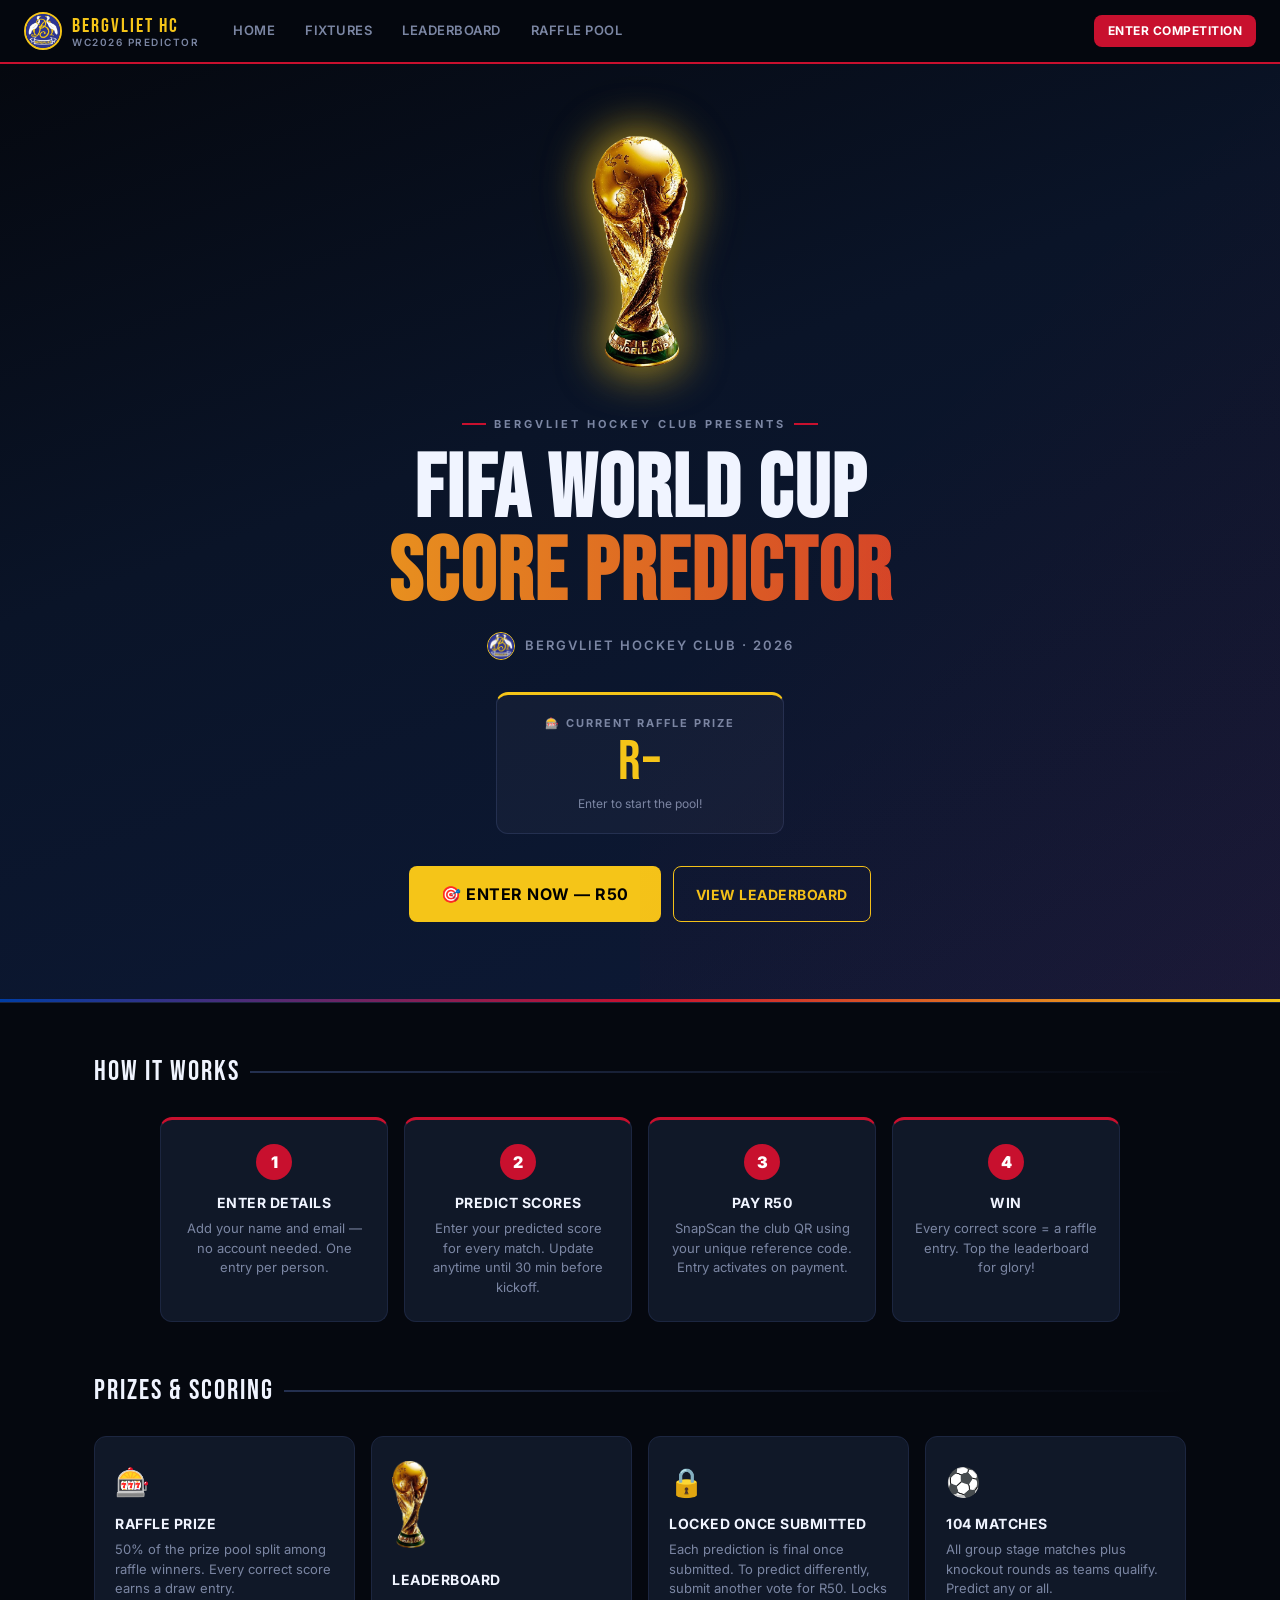
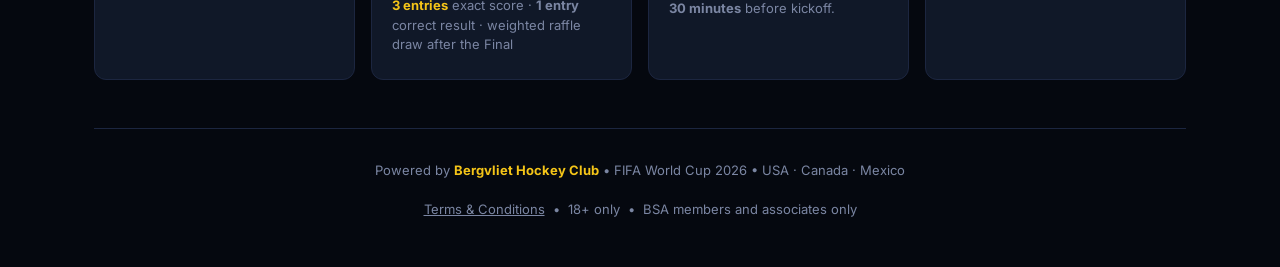
<file: index.html>
<!DOCTYPE html>
<html lang="en">
<head>
  <meta charset="UTF-8">
  <meta name="viewport" content="width=device-width, initial-scale=1.0">
  <title>Bergvliet WC2026 Predictor</title>
  <link rel="stylesheet" href="css/styles.css">
</head>
<body>

<nav>
  <a href="index.html" class="nav-brand" style="text-decoration:none">
    <img src="images/BSA Logo.jpg" class="nav-logo" alt="BSA" onerror="this.style.display='none';this.nextElementSibling.style.display='flex'">
    <div class="nav-logo-fallback" style="display:none">B</div>
    <div class="nav-brand-text">
      <span class="nav-brand-main">Bergvliet HC</span>
      <span class="nav-brand-sub">WC2026 Predictor</span>
    </div>
  </a>
  <div class="nav-links">
    <a href="index.html" class="active">Home</a>
    <a href="fixtures.html">Fixtures</a>
    <a href="leaderboard.html">Leaderboard</a>
    <a href="raffle.html">Raffle Pool</a>
  </div>
  <div class="nav-auth" id="nav-auth"></div>
</nav>

<div class="hero">
  <div class="hero-trophy">
    <img src="images/fifa_world_cup_trophy-removebg-preview.png" alt="World Cup Trophy" style="width:96px;height:auto;filter:drop-shadow(0 0 24px rgba(245,197,24,0.5))">
  </div>
  <div class="hero-eyebrow"><span></span> Bergvliet Hockey Club Presents <span></span></div>
  <h1>
    <div class="line1">FIFA World Cup</div>
    <div class="line2">Score Predictor</div>
  </h1>
  <div class="hero-club">
    <img src="images/BSA Logo.jpg" alt="BSA" onerror="this.style.display='none'">
    <span>Bergvliet Hockey Club · 2026</span>
  </div>

  <div class="prize-pool">
    <div class="prize-pool-label">🎰 Current Raffle Prize</div>
    <div class="prize-pool-amount" id="prize-amount">R–</div>
    <div class="prize-pool-sub" id="prize-sub">Loading…</div>
  </div>

  <div style="display:flex;gap:12px;justify-content:center;flex-wrap:wrap">
    <a href="fixtures.html" class="btn btn-gold" style="font-size:16px;padding:16px 32px">🎯 Enter Now — R50</a>
    <a href="leaderboard.html" class="btn btn-outline">View Leaderboard</a>
  </div>
</div>

<div class="section">
  <div class="section-title">How It Works</div>
  <div class="steps">
    <div class="step">
      <div class="step-num">1</div>
      <h3>Enter Details</h3>
      <p>Add your name and email — no account needed. One entry per person.</p>
    </div>
    <div class="step">
      <div class="step-num">2</div>
      <h3>Predict Scores</h3>
      <p>Enter your predicted score for every match. Update anytime until 30 min before kickoff.</p>
    </div>
    <div class="step">
      <div class="step-num">3</div>
      <h3>Pay R50</h3>
      <p>SnapScan the club QR using your unique reference code. Entry activates on payment.</p>
    </div>
    <div class="step">
      <div class="step-num">4</div>
      <h3>Win</h3>
      <p>Every correct score = a raffle entry. Top the leaderboard for glory!</p>
    </div>
  </div>
</div>

<div class="section" style="padding-top:0">
  <div class="section-title">Prizes &amp; Scoring</div>
  <div class="feature-grid">
    <div class="feature-card">
      <div class="feature-icon">🎰</div>
      <h3>Raffle Prize</h3>
      <p>50% of the prize pool split among raffle winners. Every correct score earns a draw entry.</p>
    </div>
    <div class="feature-card">
      <div class="feature-icon"><img src="images/fifa_world_cup_trophy-removebg-preview.png" alt="Trophy" style="width:36px;height:auto"></div>
      <h3>Leaderboard</h3>
      <p><strong style="color:var(--gold)">3 entries</strong> exact score · <strong style="color:var(--text-muted)">1 entry</strong> correct result · weighted raffle draw after the Final</p>
    </div>
    <div class="feature-card">
      <div class="feature-icon">🔒</div>
      <h3>Locked Once Submitted</h3>
      <p>Each prediction is final once submitted. To predict differently, submit another vote for R50. Locks <strong>30 minutes</strong> before kickoff.</p>
    </div>
    <div class="feature-card">
      <div class="feature-icon">⚽</div>
      <h3>104 Matches</h3>
      <p>All group stage matches plus knockout rounds as teams qualify. Predict any or all.</p>
    </div>
  </div>
</div>

<div class="section" style="padding-top:0">
  <div style="text-align:center;color:var(--text-muted);font-size:13px;border-top:1px solid var(--border);padding-top:32px">
    Powered by <strong style="color:var(--gold)">Bergvliet Hockey Club</strong> &bull; FIFA World Cup 2026 &bull; USA · Canada · Mexico
    <br><br>
    <a href="terms.html" style="color:var(--text-muted);text-decoration:underline">Terms &amp; Conditions</a>
    &nbsp;&bull;&nbsp; 18+ only &nbsp;&bull;&nbsp; BSA members and associates only
  </div>
</div>

<script src="js/sheets-client.js"></script>
<script src="js/app.js"></script>
<script>
  renderNav('a[href="index.html"]');

  (async () => {
    try {
      const stats = await sheetsGet('stats');
      const raffle = stats.rafflePrize || 0;
      document.getElementById('prize-amount').textContent = `R${raffle.toLocaleString()}`;
      const n = stats.paidEntries || 0;
      document.getElementById('prize-sub').textContent = n === 0
        ? 'Be the first to enter!'
        : `${n} paid ${n === 1 ? 'entry' : 'entries'} · R${(stats.prizePool||0).toLocaleString()} collected · 50% to raffle`;
    } catch (_) {
      document.getElementById('prize-amount').textContent = 'R–';
      document.getElementById('prize-sub').textContent = 'Enter to start the pool!';
    }
  })();
</script>
</body>
</html>
</file>
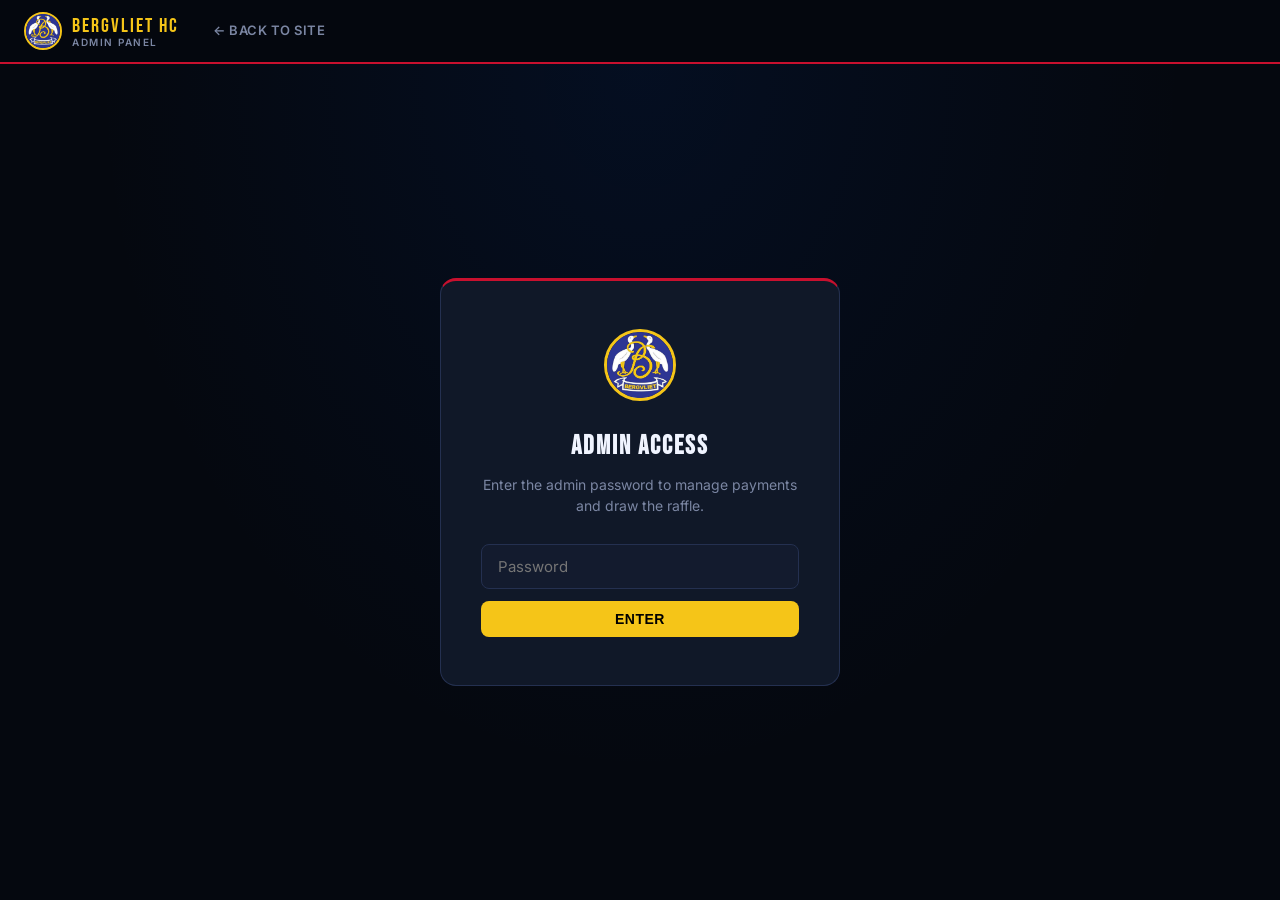
<file: admin.html>
<!DOCTYPE html>
<html lang="en">
<head>
  <meta charset="UTF-8">
  <meta name="viewport" content="width=device-width, initial-scale=1.0">
  <title>Admin — Bergvliet WC2026</title>
  <link rel="stylesheet" href="css/styles.css">
</head>
<body>

<nav>
  <a href="index.html" class="nav-brand" style="text-decoration:none">
    <img src="images/BSA Logo.jpg" class="nav-logo" alt="BSA" onerror="this.style.display='none';this.nextElementSibling.style.display='flex'">
    <div class="nav-logo-fallback" style="display:none">B</div>
    <div class="nav-brand-text">
      <span class="nav-brand-main">Bergvliet HC</span>
      <span class="nav-brand-sub">Admin Panel</span>
    </div>
  </a>
  <div class="nav-links"><a href="index.html">← Back to site</a></div>
</nav>

<div id="admin-lock" class="login-screen">
  <div class="login-card">
    <div class="club-logo-wrap">
      <img src="images/BSA Logo.jpg" alt="BSA" onerror="this.parentElement.innerHTML='<div style=\'font-size:48px\'>🔐</div>'">
    </div>
    <h2>Admin Access</h2>
    <p>Enter the admin password to manage payments and draw the raffle.</p>
    <input type="password" id="admin-pw" placeholder="Password" class="form-input"
      onkeydown="if(event.key==='Enter')checkPw()">
    <button class="btn btn-gold" style="width:100%;justify-content:center" onclick="checkPw()">Enter</button>
    <div id="pw-error" style="color:#FF4466;font-size:13px;margin-top:8px;display:none">Incorrect password</div>
  </div>
</div>

<div id="admin-content" style="display:none">
  <div class="page-header">
    <div class="page-header-inner"><h1>🛠️ Admin Panel</h1></div>
  </div>

  <div class="section">

    <!-- Stats -->
    <div class="stats-row" style="margin-bottom:28px">
      <div class="stat-card"><div class="stat-value" id="a-total">–</div><div class="stat-label">Total Predictions</div></div>
      <div class="stat-card"><div class="stat-value" id="a-paid">–</div><div class="stat-label">Paid</div></div>
      <div class="stat-card"><div class="stat-value" id="a-pool">–</div><div class="stat-label">Collected</div></div>
      <div class="stat-card"><div class="stat-value" id="a-raffle">–</div><div class="stat-label">Raffle Prize</div></div>
    </div>

    <!-- Auto-results notice -->
    <div class="card" style="margin-bottom:20px;border-top:3px solid var(--green)">
      <div style="font-size:16px;font-weight:700;margin-bottom:6px;font-family:'Bebas Neue',sans-serif;letter-spacing:1px">⚽ Match Results</div>
      <p style="color:var(--text-muted);font-size:13px">
        Match results are fetched automatically from the football-data.org API every 2 hours via GitHub Actions. No manual entry is required. The leaderboard and raffle entries update automatically once results are available and payments are confirmed.
      </p>
    </div>

    <!-- SnapScan payment sync -->
    <div class="card" style="margin-bottom:20px;border-top:3px solid var(--green)">
      <div style="font-size:16px;font-weight:700;margin-bottom:6px;font-family:'Bebas Neue',sans-serif;letter-spacing:1px">💳 SnapScan Payment Sync</div>
      <p style="color:var(--text-muted);font-size:13px;margin-bottom:14px">
        Export successful transactions from the SnapScan WC2026 campaign and paste the reference codes into column B of the <strong style="color:var(--text)">Payments</strong> tab in the Google Sheet. The system auto-syncs every hour, or click below to sync immediately.
      </p>
      <div style="background:var(--bg-mid);border-radius:var(--radius-sm);padding:12px 16px;margin-bottom:14px;font-size:13px">
        <div style="font-weight:700;margin-bottom:6px;color:var(--gold)">Payments sheet format:</div>
        <ol style="color:var(--text-muted);padding-left:20px;line-height:1.8">
          <li>Open the <a href="https://docs.google.com/spreadsheets/d/1mwaNqjNhDIfWahhIWjjbQSRBi-n3qAjI9_euDG3VxOY" target="_blank">Google Sheet ↗</a> → <strong style="color:var(--text)">Payments</strong> tab</li>
          <li>Column B = reference code (e.g. BSA-CYZQ) — this is the only column that matters for matching</li>
          <li>Paste SnapScan export rows — header row is already in place</li>
        </ol>
      </div>
      <div style="display:flex;align-items:center;gap:12px;flex-wrap:wrap">
        <button class="btn btn-green" onclick="syncPayments()">Sync Payments Now</button>
        <span id="sync-result" style="font-size:13px;color:var(--text-muted)"></span>
      </div>
    </div>

    <!-- Manual payment override -->
    <div class="card" style="margin-bottom:20px">
      <div style="font-size:16px;font-weight:700;margin-bottom:6px;font-family:'Bebas Neue',sans-serif;letter-spacing:1px">✅ Manual Payment Override</div>
      <p style="color:var(--text-muted);font-size:13px;margin-bottom:14px">Mark or unmark a specific reference code as paid manually.</p>
      <div style="display:flex;gap:8px;flex-wrap:wrap">
        <input type="text" id="pay-ref" placeholder="e.g. BSA-CYZQ"
          class="form-input" style="flex:1;min-width:180px;margin-bottom:0;text-transform:uppercase;letter-spacing:2px">
        <button class="btn btn-green" onclick="markPaid(true)">Mark Paid</button>
        <button class="btn btn-sm" style="background:var(--bg-mid);border:1px solid var(--border)" onclick="markPaid(false)">Unmark</button>
      </div>
    </div>

    <!-- Raffle draw -->
    <div class="card" style="margin-bottom:20px">
      <div style="font-size:16px;font-weight:700;margin-bottom:6px;font-family:'Bebas Neue',sans-serif;letter-spacing:1px">🎰 Raffle Draw</div>
      <p style="color:var(--text-muted);font-size:13px;margin-bottom:14px">
        Weighted draw — participants with more raffle entries have better odds. Run this after the Final once all payments have been confirmed. Record the result before closing the screen.
      </p>
      <button class="btn btn-gold" onclick="drawRaffle()">Draw Winner</button>
      <div id="raffle-result" style="margin-top:16px"></div>
    </div>

    <!-- Sheet + Terms links -->
    <div style="display:grid;grid-template-columns:1fr 1fr;gap:16px">
      <div class="card">
        <div style="font-size:15px;font-weight:700;margin-bottom:6px;font-family:'Bebas Neue',sans-serif;letter-spacing:1px">📊 Google Sheet</div>
        <p style="color:var(--text-muted);font-size:13px;margin-bottom:12px">View all entries, predictions and payments.</p>
        <a href="https://docs.google.com/spreadsheets/d/1mwaNqjNhDIfWahhIWjjbQSRBi-n3qAjI9_euDG3VxOY" target="_blank" class="btn btn-outline btn-sm">Open Sheet ↗</a>
      </div>
      <div class="card">
        <div style="font-size:15px;font-weight:700;margin-bottom:6px;font-family:'Bebas Neue',sans-serif;letter-spacing:1px">📋 Terms &amp; Conditions</div>
        <p style="color:var(--text-muted);font-size:13px;margin-bottom:12px">Review the competition rules and governance document.</p>
        <a href="terms.html" target="_blank" class="btn btn-outline btn-sm">View T&amp;Cs ↗</a>
      </div>
    </div>

  </div>
</div>

<script src="js/sheets-client.js"></script>
<script src="js/app.js"></script>
<script>
  const ADMIN_PASSWORD = 'BSA2026ADMIN';

  function checkPw() {
    if (document.getElementById('admin-pw').value === ADMIN_PASSWORD) {
      document.getElementById('admin-lock').style.display   = 'none';
      document.getElementById('admin-content').style.display = 'block';
      loadAdmin();
    } else {
      document.getElementById('pw-error').style.display = 'block';
    }
  }

  async function loadAdmin() {
    const stats = await sheetsGet('stats').catch(() => ({}));
    document.getElementById('a-total').textContent  = stats.totalEntries ?? '–';
    document.getElementById('a-paid').textContent   = stats.paidEntries  ?? '–';
    document.getElementById('a-pool').textContent   = stats.prizePool    != null ? `R${stats.prizePool}`   : '–';
    document.getElementById('a-raffle').textContent = stats.rafflePrize  != null ? `R${stats.rafflePrize}` : '–';
  }

  async function syncPayments() {
    const btn = document.querySelector('[onclick="syncPayments()"]');
    btn.textContent = 'Syncing…'; btn.disabled = true;
    try {
      const res = await sheetsGet('sync_payments');
      const msg = res.error
        ? `Error: ${res.error}`
        : res.newlyMarked > 0
          ? `✓ ${res.newlyMarked} new payment${res.newlyMarked > 1 ? 's' : ''} matched`
          : '✓ No new payments found';
      document.getElementById('sync-result').textContent = msg;
      loadAdmin();
    } catch (e) {
      document.getElementById('sync-result').textContent = 'Error: ' + e.message;
    } finally {
      btn.textContent = 'Sync Payments Now'; btn.disabled = false;
    }
  }

  async function markPaid(paid) {
    const refCode = document.getElementById('pay-ref').value.trim().toUpperCase();
    if (!refCode) { showToast('Enter a reference code', 'error'); return; }
    const res = await sheetsPost({ action: 'mark_paid', refCode, paid });
    if (res.error) showToast(res.error, 'error');
    else { showToast(paid ? `${refCode} marked as paid ✓` : `${refCode} marked as pending`); loadAdmin(); }
  }

  async function drawRaffle() {
    const board = await sheetsGet('leaderboard').catch(() => []);
    const pool  = board.filter(e => e.raffleEntries > 0);
    if (!pool.length) { showToast('No raffle entries yet', 'error'); return; }

    const tickets = [];
    pool.forEach(e => { for (let i = 0; i < e.raffleEntries; i++) tickets.push(e.name); });
    const winner = tickets[Math.floor(Math.random() * tickets.length)];
    const entry  = pool.find(e => e.name === winner);

    document.getElementById('raffle-result').innerHTML = `
      <div style="background:rgba(245,197,24,0.08);border:2px solid var(--gold);border-radius:var(--radius);padding:24px;text-align:center">
        <div style="font-size:40px;margin-bottom:8px">🎉</div>
        <div style="font-family:'Bebas Neue',sans-serif;font-size:28px;letter-spacing:2px;color:var(--gold)">${winner}</div>
        <div style="color:var(--text-muted);font-size:13px;margin-top:6px">
          ${entry.raffleEntries} raffle entries · ${entry.exactScores} exact scores · ${entry.correctResults} correct results · ${entry.paidVotes} paid predictions
        </div>
        <div style="margin-top:12px;font-size:12px;color:var(--text-muted)">Screenshot this result before closing</div>
      </div>`;
  }
</script>
</body>
</html>
</file>
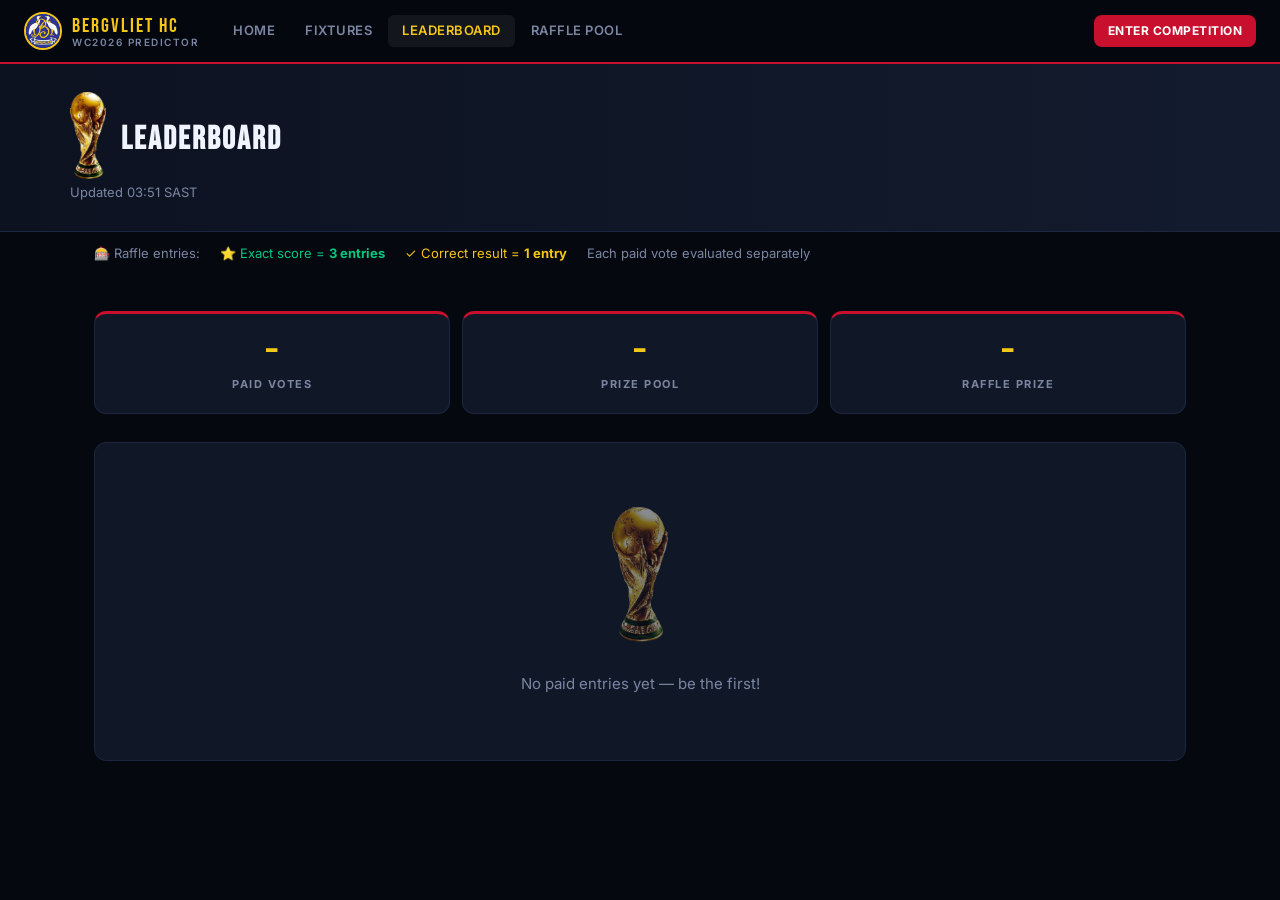
<file: leaderboard.html>
<!DOCTYPE html>
<html lang="en">
<head>
  <meta charset="UTF-8">
  <meta name="viewport" content="width=device-width, initial-scale=1.0">
  <title>Leaderboard — Bergvliet WC2026</title>
  <link rel="stylesheet" href="css/styles.css">
</head>
<body>

<nav>
  <a href="index.html" class="nav-brand" style="text-decoration:none">
    <img src="images/BSA Logo.jpg" class="nav-logo" alt="BSA" onerror="this.style.display='none';this.nextElementSibling.style.display='flex'">
    <div class="nav-logo-fallback" style="display:none">B</div>
    <div class="nav-brand-text">
      <span class="nav-brand-main">Bergvliet HC</span>
      <span class="nav-brand-sub">WC2026 Predictor</span>
    </div>
  </a>
  <div class="nav-links">
    <a href="index.html">Home</a>
    <a href="fixtures.html">Fixtures</a>
    <a href="leaderboard.html" class="active">Leaderboard</a>
    <a href="raffle.html">Raffle Pool</a>
  </div>
  <div class="nav-auth" id="nav-auth"></div>
</nav>

<div class="page-header">
  <div class="page-header-inner">
    <div style="flex:1">
      <h1><img src="images/fifa_world_cup_trophy-removebg-preview.png" alt="Trophy" style="width:36px;height:auto;vertical-align:middle;margin-right:8px;margin-bottom:4px"> Leaderboard</h1>
      <p id="last-updated" style="color:var(--text-muted);font-size:13px">Refreshes every 60 seconds</p>
    </div>
  </div>
</div>

<div style="max-width:1140px;margin:0 auto;padding:12px 24px 0">
  <div style="display:flex;gap:20px;flex-wrap:wrap;font-size:13px;color:var(--text-muted)">
    <span>🎰 Raffle entries:</span>
    <span style="color:var(--green)">⭐ Exact score = <strong>3 entries</strong></span>
    <span style="color:var(--gold)">✓ Correct result = <strong>1 entry</strong></span>
    <span>Each paid vote evaluated separately</span>
  </div>
</div>

<div class="section">
  <div class="stats-row">
    <div class="stat-card"><div class="stat-value" id="stat-entries">–</div><div class="stat-label">Paid Votes</div></div>
    <div class="stat-card"><div class="stat-value" id="stat-pool">–</div><div class="stat-label">Prize Pool</div></div>
    <div class="stat-card"><div class="stat-value" id="stat-raffle">–</div><div class="stat-label">Raffle Prize</div></div>
  </div>

  <div class="card" style="padding:0;overflow:hidden">
    <div id="leaderboard-content">
      <div class="empty-state"><div class="emoji">⏳</div><p>Loading leaderboard…</p></div>
    </div>
  </div>
</div>

<script src="js/sheets-client.js"></script>
<script src="js/app.js"></script>
<script>
  async function init() {
    renderNav('a[href="leaderboard.html"]');
    await load();
    setInterval(load, 60000);
  }

  async function load() {
    sheetsGet('sync_payments').catch(() => {});

    const [board, stats] = await Promise.all([
      sheetsGet('leaderboard').catch(() => []),
      sheetsGet('stats').catch(() => ({})),
    ]);

    document.getElementById('stat-entries').textContent   = stats.paidEntries  ?? '–';
    document.getElementById('stat-pool').textContent      = stats.prizePool     != null ? `R${stats.prizePool}`     : '–';
    document.getElementById('stat-raffle').textContent    = stats.rafflePrize   != null ? `R${stats.rafflePrize}`   : '–';
    document.getElementById('last-updated').textContent   =
      'Updated ' + new Date().toLocaleTimeString('en-ZA', { timeZone: 'Africa/Johannesburg', hour: '2-digit', minute: '2-digit' }) + ' SAST';

    const me        = getLocalUser();
    const container = document.getElementById('leaderboard-content');

    if (!board.length) {
      container.innerHTML = '<div class="empty-state"><div class="emoji"><img src="images/fifa_world_cup_trophy-removebg-preview.png" alt="Trophy" style="width:56px;height:auto;opacity:0.5"></div><p>No paid entries yet — be the first!</p></div>';
      return;
    }

    const rows = board.map((entry, i) => {
      const rank  = i + 1;
      const medal = rank === 1 ? '🥇' : rank === 2 ? '🥈' : rank === 3 ? '🥉' : `#${rank}`;
      const isMe  = me && me.name === entry.name;

      return `<tr ${isMe ? 'style="background:rgba(245,197,24,0.05)"' : ''}>
        <td class="rank-cell" style="font-size:${rank <= 3 ? '22' : '15'}px">${medal}</td>
        <td>
          <div class="player-cell">
            <div class="player-avatar">${entry.name[0].toUpperCase()}</div>
            <div>
              <div>${entry.name}${isMe ? ' <span style="color:var(--gold);font-size:11px;font-weight:700">(you)</span>' : ''}</div>
              <div style="font-size:12px;color:var(--text-muted)">${entry.paidVotes} paid ${entry.paidVotes === 1 ? 'vote' : 'votes'}</div>
            </div>
          </div>
        </td>
        <td>
          <span style="font-family:'Bebas Neue',sans-serif;font-size:26px;color:var(--gold)">${entry.raffleEntries}</span>
          <span style="font-size:11px;color:var(--text-muted);display:block;text-transform:uppercase;letter-spacing:0.5px">entries</span>
        </td>
        <td style="color:var(--green)">${entry.exactScores} <span style="color:var(--text-muted);font-size:12px">exact</span></td>
        <td style="color:var(--gold)">${entry.correctResults} <span style="color:var(--text-muted);font-size:12px">result</span></td>
      </tr>`;
    }).join('');

    container.innerHTML = `
      <table class="leaderboard-table">
        <thead>
          <tr>
            <th>#</th><th>Player</th><th>Raffle Entries</th><th>Exact Scores</th><th>Correct Results</th>
          </tr>
        </thead>
        <tbody>${rows}</tbody>
      </table>`;
  }

  init();
</script>
</body>
</html>
</file>
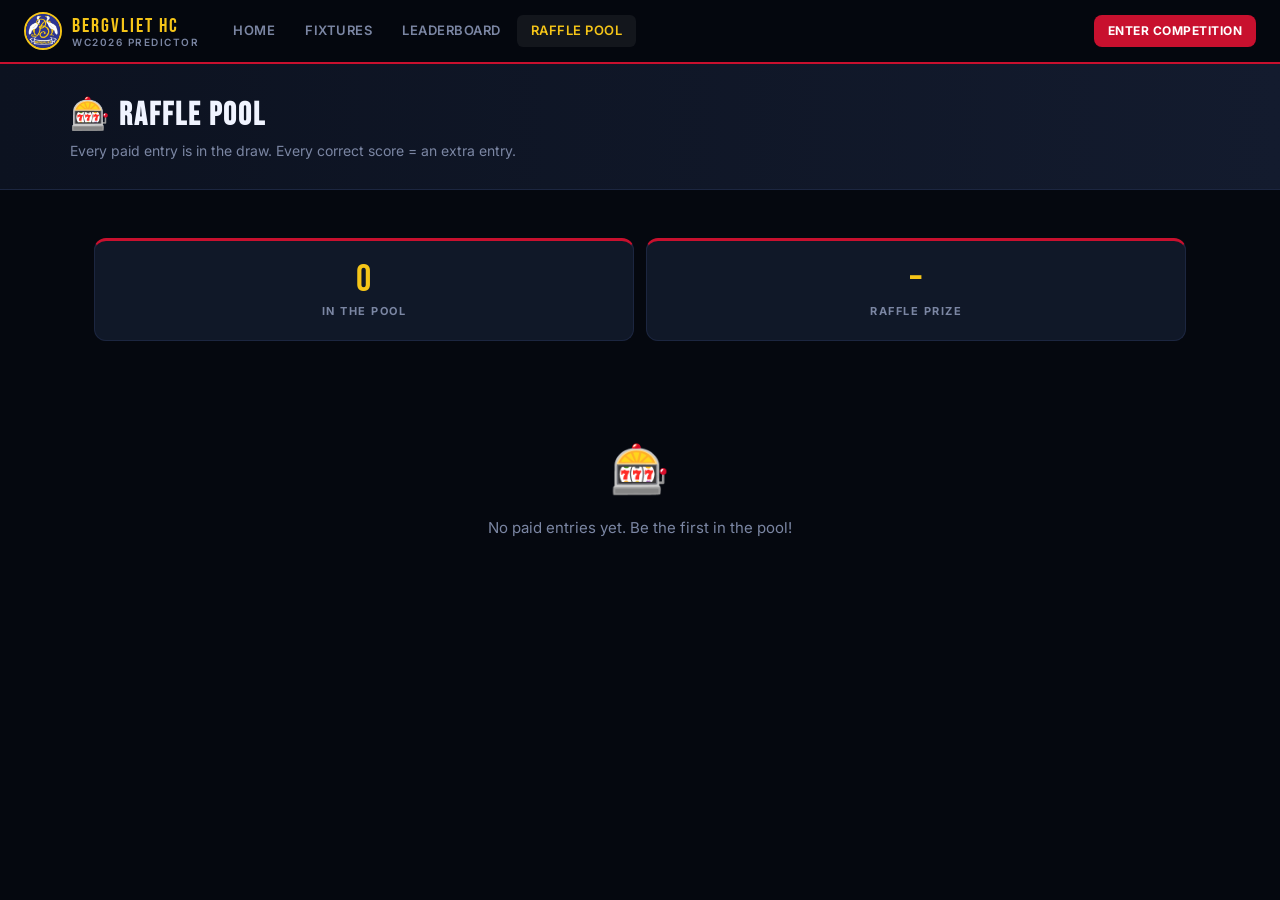
<file: raffle.html>
<!DOCTYPE html>
<html lang="en">
<head>
  <meta charset="UTF-8">
  <meta name="viewport" content="width=device-width, initial-scale=1.0">
  <title>Raffle Pool — Bergvliet WC2026</title>
  <link rel="stylesheet" href="css/styles.css">
</head>
<body>

<nav>
  <a href="index.html" class="nav-brand" style="text-decoration:none">
    <img src="images/BSA Logo.jpg" class="nav-logo" alt="BSA" onerror="this.style.display='none';this.nextElementSibling.style.display='flex'">
    <div class="nav-logo-fallback" style="display:none">B</div>
    <div class="nav-brand-text">
      <span class="nav-brand-main">Bergvliet HC</span>
      <span class="nav-brand-sub">WC2026 Predictor</span>
    </div>
  </a>
  <div class="nav-links">
    <a href="index.html">Home</a>
    <a href="fixtures.html">Fixtures</a>
    <a href="leaderboard.html">Leaderboard</a>
    <a href="raffle.html" class="active">Raffle Pool</a>
  </div>
  <div class="nav-auth" id="nav-auth"></div>
</nav>

<div class="page-header">
  <div class="page-header-inner">
    <div>
      <h1>🎰 Raffle Pool</h1>
      <p>Every paid entry is in the draw. Every correct score = an extra entry.</p>
    </div>
  </div>
</div>

<div class="section">
  <div class="stats-row">
    <div class="stat-card"><div class="stat-value" id="stat-entries">–</div><div class="stat-label">In the Pool</div></div>
    <div class="stat-card"><div class="stat-value" id="stat-prize">–</div><div class="stat-label">Raffle Prize</div></div>
  </div>

  <div id="raffle-content">
    <div class="empty-state"><div class="emoji">⏳</div><p>Loading…</p></div>
  </div>
</div>

<script src="js/sheets-client.js"></script>
<script src="js/app.js"></script>
<script>
  async function init() {
    renderNav('a[href="raffle.html"]');

    const [entries, stats] = await Promise.all([
      sheetsGet('paid_entries').catch(() => []),
      sheetsGet('stats').catch(() => ({})),
    ]);

    document.getElementById('stat-entries').textContent = entries.length;
    document.getElementById('stat-prize').textContent = stats.rafflePrize != null ? `R${stats.rafflePrize}` : '–';

    const container = document.getElementById('raffle-content');
    if (!entries.length) {
      container.innerHTML = '<div class="empty-state"><div class="emoji">🎰</div><p>No paid entries yet. Be the first in the pool!</p></div>';
      return;
    }

    container.innerHTML = `<div class="raffle-grid">${
      entries.map(e => `
        <div class="raffle-entry">
          <div class="raffle-avatar">${e.name[0].toUpperCase()}</div>
          <div class="raffle-name">${e.name}</div>
          <div class="raffle-code">${e.refCode}</div>
        </div>`).join('')
    }</div>`;
  }

  init();
</script>
</body>
</html>
</file>
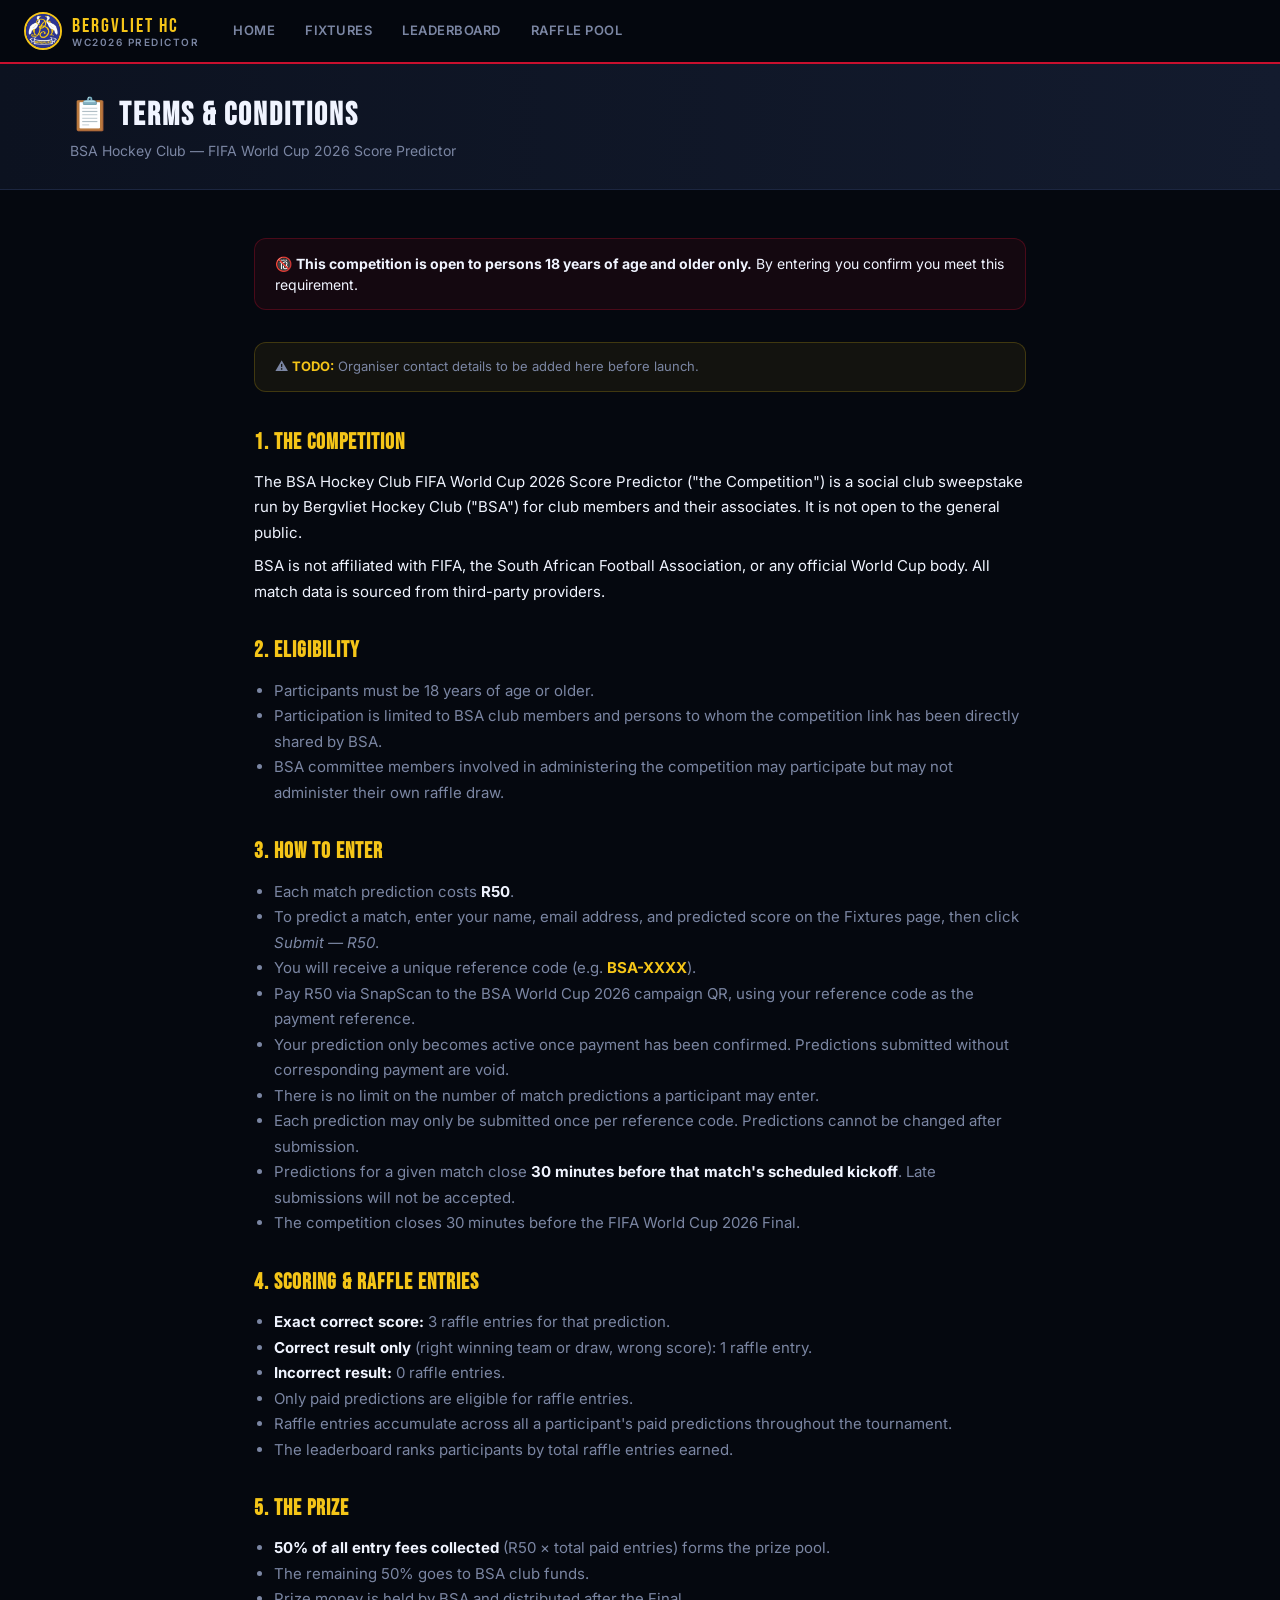
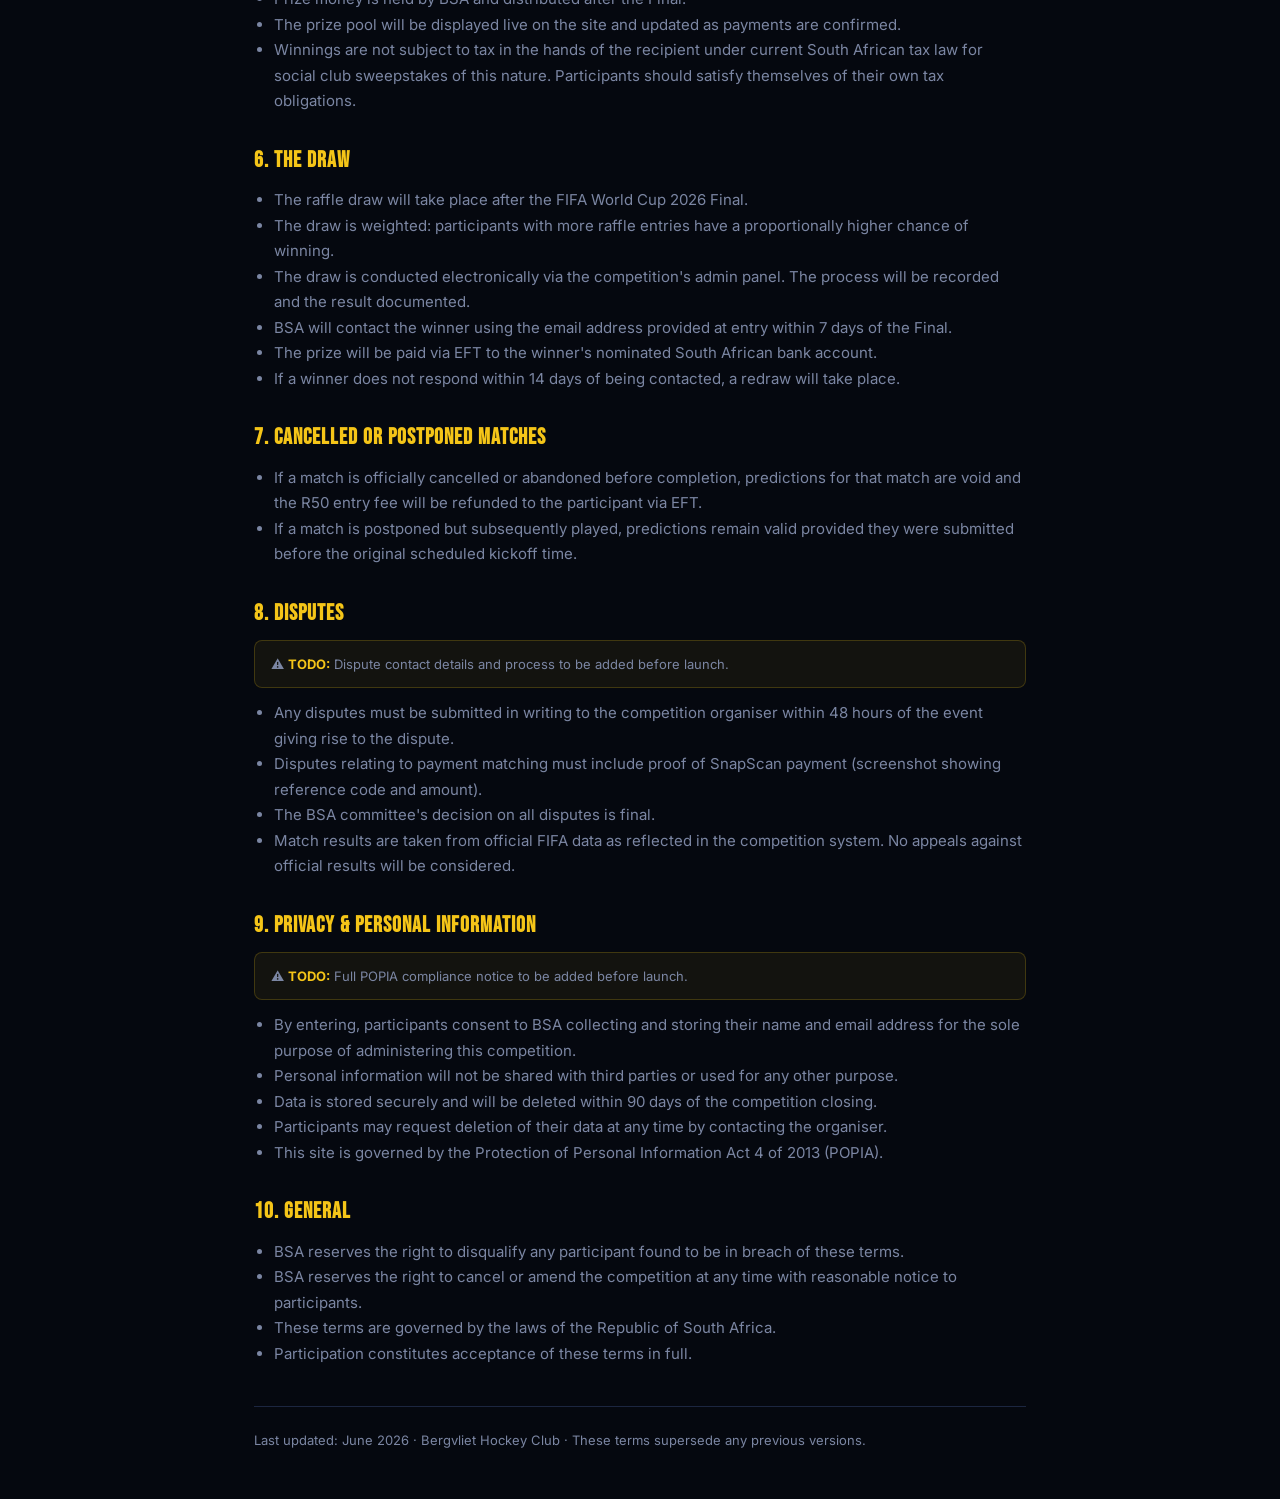
<file: terms.html>
<!DOCTYPE html>
<html lang="en">
<head>
  <meta charset="UTF-8">
  <meta name="viewport" content="width=device-width, initial-scale=1.0">
  <title>Terms &amp; Conditions — Bergvliet WC2026</title>
  <link rel="stylesheet" href="css/styles.css">
</head>
<body>

<nav>
  <a href="index.html" class="nav-brand" style="text-decoration:none">
    <img src="images/BSA Logo.jpg" class="nav-logo" alt="BSA" onerror="this.style.display='none';this.nextElementSibling.style.display='flex'">
    <div class="nav-logo-fallback" style="display:none">B</div>
    <div class="nav-brand-text">
      <span class="nav-brand-main">Bergvliet HC</span>
      <span class="nav-brand-sub">WC2026 Predictor</span>
    </div>
  </a>
  <div class="nav-links">
    <a href="index.html">Home</a>
    <a href="fixtures.html">Fixtures</a>
    <a href="leaderboard.html">Leaderboard</a>
    <a href="raffle.html">Raffle Pool</a>
  </div>
</nav>

<div class="page-header">
  <div class="page-header-inner">
    <div>
      <h1>📋 Terms &amp; Conditions</h1>
      <p style="color:var(--text-muted)">BSA Hockey Club — FIFA World Cup 2026 Score Predictor</p>
    </div>
  </div>
</div>

<div class="section" style="max-width:820px">

  <div style="background:rgba(200,16,46,0.08);border:1px solid rgba(200,16,46,0.3);border-radius:var(--radius);padding:14px 20px;margin-bottom:32px;font-size:14px">
    🔞 <strong>This competition is open to persons 18 years of age and older only.</strong> By entering you confirm you meet this requirement.
  </div>

  <!-- Organiser details placeholder -->
  <div style="background:rgba(245,197,24,0.06);border:1px solid rgba(245,197,24,0.2);border-radius:var(--radius);padding:14px 20px;margin-bottom:32px;font-size:13px;color:var(--text-muted)">
    ⚠️ <strong style="color:var(--gold)">TODO:</strong> Organiser contact details to be added here before launch.
  </div>

  <div style="display:flex;flex-direction:column;gap:28px;font-size:15px;line-height:1.7">

    <div>
      <h2 style="font-family:'Bebas Neue',sans-serif;letter-spacing:1px;font-size:22px;color:var(--gold);margin-bottom:8px">1. The Competition</h2>
      <p>The BSA Hockey Club FIFA World Cup 2026 Score Predictor ("the Competition") is a social club sweepstake run by Bergvliet Hockey Club ("BSA") for club members and their associates. It is not open to the general public.</p>
      <p style="margin-top:8px">BSA is not affiliated with FIFA, the South African Football Association, or any official World Cup body. All match data is sourced from third-party providers.</p>
    </div>

    <div>
      <h2 style="font-family:'Bebas Neue',sans-serif;letter-spacing:1px;font-size:22px;color:var(--gold);margin-bottom:8px">2. Eligibility</h2>
      <ul style="padding-left:20px;color:var(--text-muted)">
        <li>Participants must be 18 years of age or older.</li>
        <li>Participation is limited to BSA club members and persons to whom the competition link has been directly shared by BSA.</li>
        <li>BSA committee members involved in administering the competition may participate but may not administer their own raffle draw.</li>
      </ul>
    </div>

    <div>
      <h2 style="font-family:'Bebas Neue',sans-serif;letter-spacing:1px;font-size:22px;color:var(--gold);margin-bottom:8px">3. How to Enter</h2>
      <ul style="padding-left:20px;color:var(--text-muted)">
        <li>Each match prediction costs <strong style="color:var(--text)">R50</strong>.</li>
        <li>To predict a match, enter your name, email address, and predicted score on the Fixtures page, then click <em>Submit — R50</em>.</li>
        <li>You will receive a unique reference code (e.g. <strong style="color:var(--gold)">BSA-XXXX</strong>).</li>
        <li>Pay R50 via SnapScan to the BSA World Cup 2026 campaign QR, using your reference code as the payment reference.</li>
        <li>Your prediction only becomes active once payment has been confirmed. Predictions submitted without corresponding payment are void.</li>
        <li>There is no limit on the number of match predictions a participant may enter.</li>
        <li>Each prediction may only be submitted once per reference code. Predictions cannot be changed after submission.</li>
        <li>Predictions for a given match close <strong style="color:var(--text)">30 minutes before that match's scheduled kickoff</strong>. Late submissions will not be accepted.</li>
        <li>The competition closes 30 minutes before the FIFA World Cup 2026 Final.</li>
      </ul>
    </div>

    <div>
      <h2 style="font-family:'Bebas Neue',sans-serif;letter-spacing:1px;font-size:22px;color:var(--gold);margin-bottom:8px">4. Scoring &amp; Raffle Entries</h2>
      <ul style="padding-left:20px;color:var(--text-muted)">
        <li><strong style="color:var(--text)">Exact correct score:</strong> 3 raffle entries for that prediction.</li>
        <li><strong style="color:var(--text)">Correct result only</strong> (right winning team or draw, wrong score): 1 raffle entry.</li>
        <li><strong style="color:var(--text)">Incorrect result:</strong> 0 raffle entries.</li>
        <li>Only paid predictions are eligible for raffle entries.</li>
        <li>Raffle entries accumulate across all a participant's paid predictions throughout the tournament.</li>
        <li>The leaderboard ranks participants by total raffle entries earned.</li>
      </ul>
    </div>

    <div>
      <h2 style="font-family:'Bebas Neue',sans-serif;letter-spacing:1px;font-size:22px;color:var(--gold);margin-bottom:8px">5. The Prize</h2>
      <ul style="padding-left:20px;color:var(--text-muted)">
        <li><strong style="color:var(--text)">50% of all entry fees collected</strong> (R50 × total paid entries) forms the prize pool.</li>
        <li>The remaining 50% goes to BSA club funds.</li>
        <li>Prize money is held by BSA and distributed after the Final.</li>
        <li>The prize pool will be displayed live on the site and updated as payments are confirmed.</li>
        <li>Winnings are not subject to tax in the hands of the recipient under current South African tax law for social club sweepstakes of this nature. Participants should satisfy themselves of their own tax obligations.</li>
      </ul>
    </div>

    <div>
      <h2 style="font-family:'Bebas Neue',sans-serif;letter-spacing:1px;font-size:22px;color:var(--gold);margin-bottom:8px">6. The Draw</h2>
      <ul style="padding-left:20px;color:var(--text-muted)">
        <li>The raffle draw will take place after the FIFA World Cup 2026 Final.</li>
        <li>The draw is weighted: participants with more raffle entries have a proportionally higher chance of winning.</li>
        <li>The draw is conducted electronically via the competition's admin panel. The process will be recorded and the result documented.</li>
        <li>BSA will contact the winner using the email address provided at entry within 7 days of the Final.</li>
        <li>The prize will be paid via EFT to the winner's nominated South African bank account.</li>
        <li>If a winner does not respond within 14 days of being contacted, a redraw will take place.</li>
      </ul>
    </div>

    <div>
      <h2 style="font-family:'Bebas Neue',sans-serif;letter-spacing:1px;font-size:22px;color:var(--gold);margin-bottom:8px">7. Cancelled or Postponed Matches</h2>
      <ul style="padding-left:20px;color:var(--text-muted)">
        <li>If a match is officially cancelled or abandoned before completion, predictions for that match are void and the R50 entry fee will be refunded to the participant via EFT.</li>
        <li>If a match is postponed but subsequently played, predictions remain valid provided they were submitted before the original scheduled kickoff time.</li>
      </ul>
    </div>

    <div>
      <h2 style="font-family:'Bebas Neue',sans-serif;letter-spacing:1px;font-size:22px;color:var(--gold);margin-bottom:8px">8. Disputes</h2>
      <!-- TODO: add dispute contact details -->
      <div style="background:rgba(245,197,24,0.06);border:1px solid rgba(245,197,24,0.2);border-radius:var(--radius-sm);padding:12px 16px;font-size:13px;color:var(--text-muted);margin-bottom:12px">
        ⚠️ <strong style="color:var(--gold)">TODO:</strong> Dispute contact details and process to be added before launch.
      </div>
      <ul style="padding-left:20px;color:var(--text-muted)">
        <li>Any disputes must be submitted in writing to the competition organiser within 48 hours of the event giving rise to the dispute.</li>
        <li>Disputes relating to payment matching must include proof of SnapScan payment (screenshot showing reference code and amount).</li>
        <li>The BSA committee's decision on all disputes is final.</li>
        <li>Match results are taken from official FIFA data as reflected in the competition system. No appeals against official results will be considered.</li>
      </ul>
    </div>

    <div>
      <h2 style="font-family:'Bebas Neue',sans-serif;letter-spacing:1px;font-size:22px;color:var(--gold);margin-bottom:8px">9. Privacy &amp; Personal Information</h2>
      <!-- TODO: full POPIA notice -->
      <div style="background:rgba(245,197,24,0.06);border:1px solid rgba(245,197,24,0.2);border-radius:var(--radius-sm);padding:12px 16px;font-size:13px;color:var(--text-muted);margin-bottom:12px">
        ⚠️ <strong style="color:var(--gold)">TODO:</strong> Full POPIA compliance notice to be added before launch.
      </div>
      <ul style="padding-left:20px;color:var(--text-muted)">
        <li>By entering, participants consent to BSA collecting and storing their name and email address for the sole purpose of administering this competition.</li>
        <li>Personal information will not be shared with third parties or used for any other purpose.</li>
        <li>Data is stored securely and will be deleted within 90 days of the competition closing.</li>
        <li>Participants may request deletion of their data at any time by contacting the organiser.</li>
        <li>This site is governed by the Protection of Personal Information Act 4 of 2013 (POPIA).</li>
      </ul>
    </div>

    <div>
      <h2 style="font-family:'Bebas Neue',sans-serif;letter-spacing:1px;font-size:22px;color:var(--gold);margin-bottom:8px">10. General</h2>
      <ul style="padding-left:20px;color:var(--text-muted)">
        <li>BSA reserves the right to disqualify any participant found to be in breach of these terms.</li>
        <li>BSA reserves the right to cancel or amend the competition at any time with reasonable notice to participants.</li>
        <li>These terms are governed by the laws of the Republic of South Africa.</li>
        <li>Participation constitutes acceptance of these terms in full.</li>
      </ul>
    </div>

  </div>

  <div style="margin-top:40px;padding-top:24px;border-top:1px solid var(--border);font-size:13px;color:var(--text-muted)">
    Last updated: June 2026 · Bergvliet Hockey Club · These terms supersede any previous versions.
  </div>

</div>

</body>
</html>
</file>
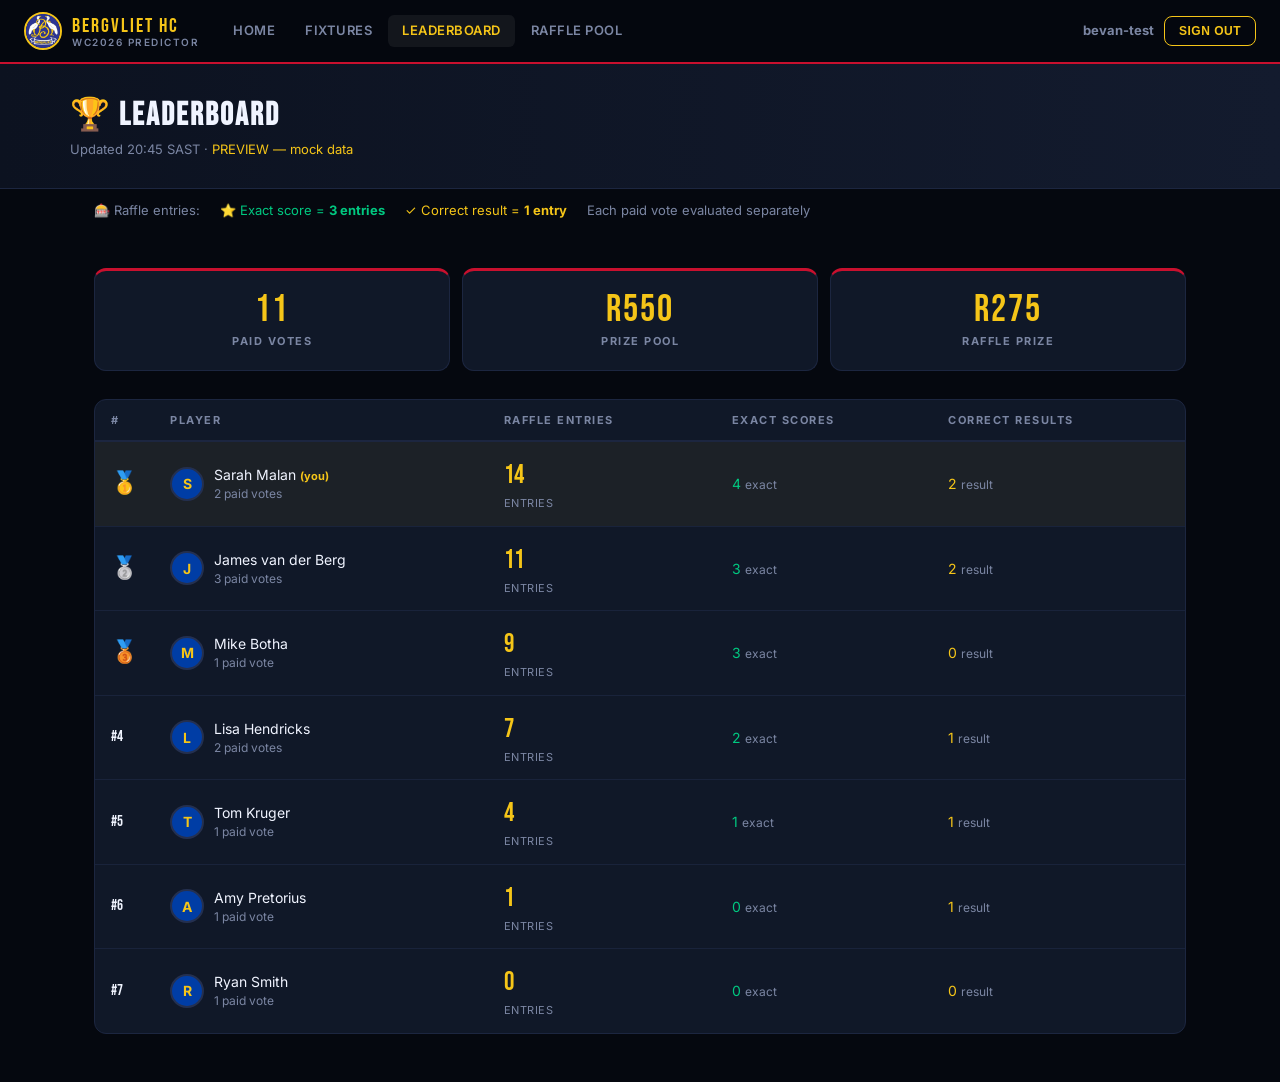
<file: preview/leaderboard-preview.html>
<!DOCTYPE html>
<html lang="en">
<head>
  <meta charset="UTF-8">
  <meta name="viewport" content="width=device-width, initial-scale=1.0">
  <title>Leaderboard Preview — BSA WC2026</title>
  <link rel="stylesheet" href="../css/styles.css">
</head>
<body>

<nav>
  <a href="../index.html" class="nav-brand" style="text-decoration:none">
    <img src="../images/BSA Logo.jpg" class="nav-logo" alt="BSA" onerror="this.style.display='none';this.nextElementSibling.style.display='flex'">
    <div class="nav-logo-fallback" style="display:none">B</div>
    <div class="nav-brand-text">
      <span class="nav-brand-main">Bergvliet HC</span>
      <span class="nav-brand-sub">WC2026 Predictor</span>
    </div>
  </a>
  <div class="nav-links">
    <a href="../index.html">Home</a>
    <a href="../fixtures.html">Fixtures</a>
    <a href="../leaderboard.html" class="active">Leaderboard</a>
    <a href="../raffle.html">Raffle Pool</a>
  </div>
  <div class="nav-auth">
    <span class="nav-user"><strong>bevan-test</strong></span>
    <button class="btn btn-outline btn-sm">Sign out</button>
  </div>
</nav>

<div class="page-header">
  <div class="page-header-inner">
    <div style="flex:1">
      <h1>🏆 Leaderboard</h1>
      <p style="color:var(--text-muted);font-size:13px">Updated 20:45 SAST · <span style="color:var(--gold)">PREVIEW — mock data</span></p>
    </div>
  </div>
</div>

<div style="max-width:1140px;margin:0 auto;padding:12px 24px 0">
  <div style="display:flex;gap:20px;flex-wrap:wrap;font-size:13px;color:var(--text-muted)">
    <span>🎰 Raffle entries:</span>
    <span style="color:var(--green)">⭐ Exact score = <strong>3 entries</strong></span>
    <span style="color:var(--gold)">✓ Correct result = <strong>1 entry</strong></span>
    <span>Each paid vote evaluated separately</span>
  </div>
</div>

<div class="section">
  <div class="stats-row">
    <div class="stat-card"><div class="stat-value">11</div><div class="stat-label">Paid Votes</div></div>
    <div class="stat-card"><div class="stat-value">R550</div><div class="stat-label">Prize Pool</div></div>
    <div class="stat-card"><div class="stat-value">R275</div><div class="stat-label">Raffle Prize</div></div>
  </div>

  <div class="card" style="padding:0;overflow:hidden">
    <table class="leaderboard-table">
      <thead>
        <tr>
          <th>#</th>
          <th>Player</th>
          <th>Raffle Entries</th>
          <th>Exact Scores</th>
          <th>Correct Results</th>
        </tr>
      </thead>
      <tbody>

        <tr style="background:rgba(245,197,24,0.05)">
          <td class="rank-cell" style="font-size:22px">🥇</td>
          <td>
            <div class="player-cell">
              <div class="player-avatar">S</div>
              <div>
                <div>Sarah Malan <span style="color:var(--gold);font-size:11px;font-weight:700">(you)</span></div>
                <div style="font-size:12px;color:var(--text-muted)">2 paid votes</div>
              </div>
            </div>
          </td>
          <td>
            <span style="font-family:'Bebas Neue',sans-serif;font-size:26px;color:var(--gold)">14</span>
            <span style="font-size:11px;color:var(--text-muted);display:block;text-transform:uppercase;letter-spacing:0.5px">entries</span>
          </td>
          <td style="color:var(--green)">4 <span style="color:var(--text-muted);font-size:12px">exact</span></td>
          <td style="color:var(--gold)">2 <span style="color:var(--text-muted);font-size:12px">result</span></td>
        </tr>

        <tr>
          <td class="rank-cell" style="font-size:22px">🥈</td>
          <td>
            <div class="player-cell">
              <div class="player-avatar">J</div>
              <div>
                <div>James van der Berg</div>
                <div style="font-size:12px;color:var(--text-muted)">3 paid votes</div>
              </div>
            </div>
          </td>
          <td>
            <span style="font-family:'Bebas Neue',sans-serif;font-size:26px;color:var(--gold)">11</span>
            <span style="font-size:11px;color:var(--text-muted);display:block;text-transform:uppercase;letter-spacing:0.5px">entries</span>
          </td>
          <td style="color:var(--green)">3 <span style="color:var(--text-muted);font-size:12px">exact</span></td>
          <td style="color:var(--gold)">2 <span style="color:var(--text-muted);font-size:12px">result</span></td>
        </tr>

        <tr>
          <td class="rank-cell" style="font-size:22px">🥉</td>
          <td>
            <div class="player-cell">
              <div class="player-avatar">M</div>
              <div>
                <div>Mike Botha</div>
                <div style="font-size:12px;color:var(--text-muted)">1 paid vote</div>
              </div>
            </div>
          </td>
          <td>
            <span style="font-family:'Bebas Neue',sans-serif;font-size:26px;color:var(--gold)">9</span>
            <span style="font-size:11px;color:var(--text-muted);display:block;text-transform:uppercase;letter-spacing:0.5px">entries</span>
          </td>
          <td style="color:var(--green)">3 <span style="color:var(--text-muted);font-size:12px">exact</span></td>
          <td style="color:var(--gold)">0 <span style="color:var(--text-muted);font-size:12px">result</span></td>
        </tr>

        <tr>
          <td class="rank-cell" style="font-size:15px">#4</td>
          <td>
            <div class="player-cell">
              <div class="player-avatar">L</div>
              <div>
                <div>Lisa Hendricks</div>
                <div style="font-size:12px;color:var(--text-muted)">2 paid votes</div>
              </div>
            </div>
          </td>
          <td>
            <span style="font-family:'Bebas Neue',sans-serif;font-size:26px;color:var(--gold)">7</span>
            <span style="font-size:11px;color:var(--text-muted);display:block;text-transform:uppercase;letter-spacing:0.5px">entries</span>
          </td>
          <td style="color:var(--green)">2 <span style="color:var(--text-muted);font-size:12px">exact</span></td>
          <td style="color:var(--gold)">1 <span style="color:var(--text-muted);font-size:12px">result</span></td>
        </tr>

        <tr>
          <td class="rank-cell" style="font-size:15px">#5</td>
          <td>
            <div class="player-cell">
              <div class="player-avatar">T</div>
              <div>
                <div>Tom Kruger</div>
                <div style="font-size:12px;color:var(--text-muted)">1 paid vote</div>
              </div>
            </div>
          </td>
          <td>
            <span style="font-family:'Bebas Neue',sans-serif;font-size:26px;color:var(--gold)">4</span>
            <span style="font-size:11px;color:var(--text-muted);display:block;text-transform:uppercase;letter-spacing:0.5px">entries</span>
          </td>
          <td style="color:var(--green)">1 <span style="color:var(--text-muted);font-size:12px">exact</span></td>
          <td style="color:var(--gold)">1 <span style="color:var(--text-muted);font-size:12px">result</span></td>
        </tr>

        <tr>
          <td class="rank-cell" style="font-size:15px">#6</td>
          <td>
            <div class="player-cell">
              <div class="player-avatar">A</div>
              <div>
                <div>Amy Pretorius</div>
                <div style="font-size:12px;color:var(--text-muted)">1 paid vote</div>
              </div>
            </div>
          </td>
          <td>
            <span style="font-family:'Bebas Neue',sans-serif;font-size:26px;color:var(--gold)">1</span>
            <span style="font-size:11px;color:var(--text-muted);display:block;text-transform:uppercase;letter-spacing:0.5px">entries</span>
          </td>
          <td style="color:var(--green)">0 <span style="color:var(--text-muted);font-size:12px">exact</span></td>
          <td style="color:var(--gold)">1 <span style="color:var(--text-muted);font-size:12px">result</span></td>
        </tr>

        <tr>
          <td class="rank-cell" style="font-size:15px">#7</td>
          <td>
            <div class="player-cell">
              <div class="player-avatar">R</div>
              <div>
                <div>Ryan Smith</div>
                <div style="font-size:12px;color:var(--text-muted)">1 paid vote</div>
              </div>
            </div>
          </td>
          <td>
            <span style="font-family:'Bebas Neue',sans-serif;font-size:26px;color:var(--gold)">0</span>
            <span style="font-size:11px;color:var(--text-muted);display:block;text-transform:uppercase;letter-spacing:0.5px">entries</span>
          </td>
          <td style="color:var(--green)">0 <span style="color:var(--text-muted);font-size:12px">exact</span></td>
          <td style="color:var(--gold)">0 <span style="color:var(--text-muted);font-size:12px">result</span></td>
        </tr>

      </tbody>
    </table>
  </div>
</div>

</body>
</html>
</file>
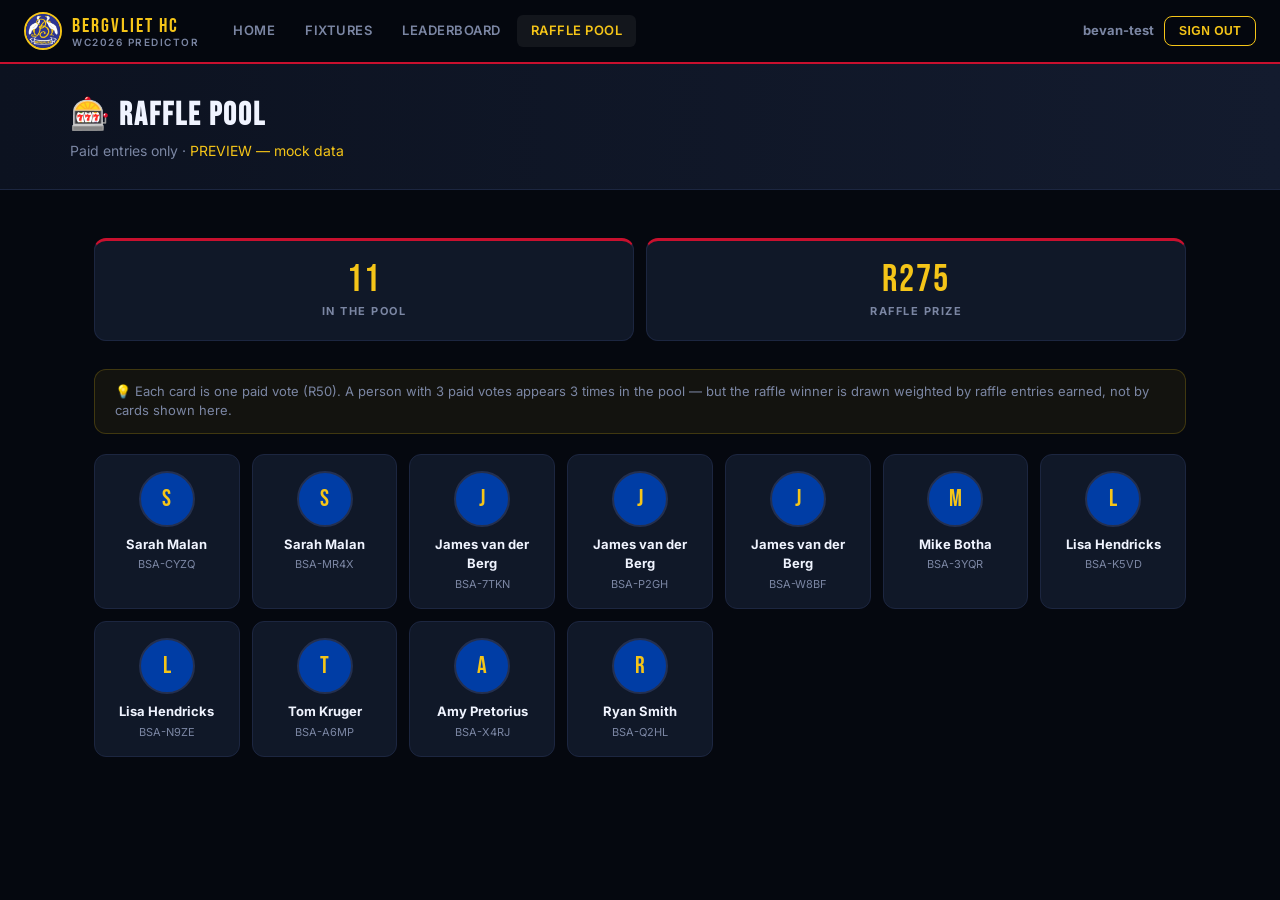
<file: preview/raffle-preview.html>
<!DOCTYPE html>
<html lang="en">
<head>
  <meta charset="UTF-8">
  <meta name="viewport" content="width=device-width, initial-scale=1.0">
  <title>Raffle Pool Preview — BSA WC2026</title>
  <link rel="stylesheet" href="../css/styles.css">
</head>
<body>

<nav>
  <a href="../index.html" class="nav-brand" style="text-decoration:none">
    <img src="../images/BSA Logo.jpg" class="nav-logo" alt="BSA" onerror="this.style.display='none';this.nextElementSibling.style.display='flex'">
    <div class="nav-logo-fallback" style="display:none">B</div>
    <div class="nav-brand-text">
      <span class="nav-brand-main">Bergvliet HC</span>
      <span class="nav-brand-sub">WC2026 Predictor</span>
    </div>
  </a>
  <div class="nav-links">
    <a href="../index.html">Home</a>
    <a href="../fixtures.html">Fixtures</a>
    <a href="../leaderboard.html">Leaderboard</a>
    <a href="../raffle.html" class="active">Raffle Pool</a>
  </div>
  <div class="nav-auth">
    <span class="nav-user"><strong>bevan-test</strong></span>
    <button class="btn btn-outline btn-sm">Sign out</button>
  </div>
</nav>

<div class="page-header">
  <div class="page-header-inner">
    <div>
      <h1>🎰 Raffle Pool</h1>
      <p>Paid entries only · <span style="color:var(--gold)">PREVIEW — mock data</span></p>
    </div>
  </div>
</div>

<div class="section">
  <div class="stats-row">
    <div class="stat-card"><div class="stat-value">11</div><div class="stat-label">In the Pool</div></div>
    <div class="stat-card"><div class="stat-value">R275</div><div class="stat-label">Raffle Prize</div></div>
  </div>

  <!-- Note explaining multiple entries -->
  <div style="background:rgba(245,197,24,0.06);border:1px solid rgba(245,197,24,0.2);border-radius:var(--radius);padding:12px 20px;margin-bottom:20px;font-size:13px;color:var(--text-muted)">
    💡 Each card is one paid vote (R50). A person with 3 paid votes appears 3 times in the pool — but the raffle winner is drawn weighted by raffle entries earned, not by cards shown here.
  </div>

  <div class="raffle-grid">

    <div class="raffle-entry">
      <div class="raffle-avatar">S</div>
      <div class="raffle-name">Sarah Malan</div>
      <div class="raffle-code">BSA-CYZQ</div>
    </div>

    <div class="raffle-entry">
      <div class="raffle-avatar">S</div>
      <div class="raffle-name">Sarah Malan</div>
      <div class="raffle-code">BSA-MR4X</div>
    </div>

    <div class="raffle-entry">
      <div class="raffle-avatar">J</div>
      <div class="raffle-name">James van der Berg</div>
      <div class="raffle-code">BSA-7TKN</div>
    </div>

    <div class="raffle-entry">
      <div class="raffle-avatar">J</div>
      <div class="raffle-name">James van der Berg</div>
      <div class="raffle-code">BSA-P2GH</div>
    </div>

    <div class="raffle-entry">
      <div class="raffle-avatar">J</div>
      <div class="raffle-name">James van der Berg</div>
      <div class="raffle-code">BSA-W8BF</div>
    </div>

    <div class="raffle-entry">
      <div class="raffle-avatar">M</div>
      <div class="raffle-name">Mike Botha</div>
      <div class="raffle-code">BSA-3YQR</div>
    </div>

    <div class="raffle-entry">
      <div class="raffle-avatar">L</div>
      <div class="raffle-name">Lisa Hendricks</div>
      <div class="raffle-code">BSA-K5VD</div>
    </div>

    <div class="raffle-entry">
      <div class="raffle-avatar">L</div>
      <div class="raffle-name">Lisa Hendricks</div>
      <div class="raffle-code">BSA-N9ZE</div>
    </div>

    <div class="raffle-entry">
      <div class="raffle-avatar">T</div>
      <div class="raffle-name">Tom Kruger</div>
      <div class="raffle-code">BSA-A6MP</div>
    </div>

    <div class="raffle-entry">
      <div class="raffle-avatar">A</div>
      <div class="raffle-name">Amy Pretorius</div>
      <div class="raffle-code">BSA-X4RJ</div>
    </div>

    <div class="raffle-entry">
      <div class="raffle-avatar">R</div>
      <div class="raffle-name">Ryan Smith</div>
      <div class="raffle-code">BSA-Q2HL</div>
    </div>

  </div>
</div>

</body>
</html>
</file>
<file: css/styles.css>
@import url('https://fonts.googleapis.com/css2?family=Bebas+Neue&family=Inter:wght@300;400;500;600;700;800;900&display=swap');

:root {
  --bg:           #05080F;
  --bg-light:     #0C1220;
  --bg-mid:       #131B2E;
  --bg-card:      #101828;
  --red:          #C8102E;
  --red-dark:     #9B0020;
  --gold:         #F5C518;
  --gold-dark:    #D4A800;
  --blue:         #003DA5;
  --blue-light:   #1A55CC;
  --green:        #00C880;
  --text:         #F0F4FF;
  --text-muted:   #7B86A3;
  --border:       #1C2640;
  --border-light: #243050;
  --radius:       12px;
  --radius-sm:    8px;
}

* { box-sizing: border-box; margin: 0; padding: 0; }

body {
  font-family: 'Inter', sans-serif;
  background: var(--bg);
  color: var(--text);
  min-height: 100vh;
  font-size: 15px;
  line-height: 1.5;
}

a { color: var(--gold); text-decoration: none; }
a:hover { text-decoration: underline; }

/* ── NAV ─────────────────────────────────────────────────────────────────── */

nav {
  background: rgba(5, 8, 15, 0.97);
  border-bottom: 2px solid var(--red);
  padding: 0 24px;
  position: sticky;
  top: 0;
  z-index: 100;
  display: flex;
  align-items: center;
  gap: 20px;
  height: 64px;
  backdrop-filter: blur(12px);
}

.nav-brand {
  display: flex;
  align-items: center;
  gap: 10px;
  flex-shrink: 0;
  text-decoration: none;
}

.nav-logo {
  width: 38px;
  height: 38px;
  border-radius: 50%;
  object-fit: cover;
  border: 2px solid var(--gold);
}

.nav-logo-fallback {
  width: 38px;
  height: 38px;
  border-radius: 50%;
  background: var(--blue);
  border: 2px solid var(--gold);
  display: flex;
  align-items: center;
  justify-content: center;
  font-weight: 900;
  color: var(--gold);
  font-size: 16px;
  flex-shrink: 0;
}

.nav-brand-text {
  display: flex;
  flex-direction: column;
  line-height: 1.1;
}

.nav-brand-main {
  font-family: 'Bebas Neue', sans-serif;
  font-size: 20px;
  letter-spacing: 2px;
  color: var(--gold);
}

.nav-brand-sub {
  font-size: 10px;
  font-weight: 600;
  text-transform: uppercase;
  letter-spacing: 1.5px;
  color: var(--text-muted);
}

.nav-links {
  display: flex;
  gap: 2px;
  flex: 1;
}

.nav-links a {
  color: var(--text-muted);
  padding: 6px 14px;
  border-radius: 6px;
  font-size: 13px;
  font-weight: 600;
  text-transform: uppercase;
  letter-spacing: 0.5px;
  transition: all 0.15s;
  text-decoration: none;
}

.nav-links a:hover, .nav-links a.active {
  color: var(--text);
  background: rgba(255,255,255,0.06);
}

.nav-links a.active { color: var(--gold); }

.nav-auth {
  display: flex;
  align-items: center;
  gap: 10px;
  flex-shrink: 0;
}

.nav-user {
  display: flex;
  align-items: center;
  gap: 8px;
  font-size: 13px;
  color: var(--text-muted);
}

/* ── BUTTONS ─────────────────────────────────────────────────────────────── */

.btn {
  display: inline-flex;
  align-items: center;
  gap: 8px;
  padding: 10px 22px;
  border-radius: var(--radius-sm);
  font-size: 14px;
  font-weight: 700;
  cursor: pointer;
  border: none;
  transition: all 0.15s;
  text-decoration: none;
  text-transform: uppercase;
  letter-spacing: 0.5px;
}

.btn-primary {
  background: var(--red);
  color: #fff;
}
.btn-primary:hover { background: var(--red-dark); text-decoration: none; }

.btn-gold {
  background: var(--gold);
  color: #000;
}
.btn-gold:hover { background: var(--gold-dark); text-decoration: none; }

.btn-outline {
  background: transparent;
  color: var(--gold);
  border: 1px solid var(--gold);
}
.btn-outline:hover { background: rgba(245,197,24,0.1); text-decoration: none; }

.btn-blue {
  background: var(--blue);
  color: #fff;
}
.btn-blue:hover { background: var(--blue-light); text-decoration: none; }

.btn-sm { padding: 7px 14px; font-size: 12px; }
.btn-green { background: var(--green); color: #000; }
.btn-danger { background: var(--red); color: #fff; }

/* ── HERO ────────────────────────────────────────────────────────────────── */

.hero {
  position: relative;
  overflow: hidden;
  background: linear-gradient(160deg, #05080F 0%, #0A1428 40%, #0D1A38 100%);
  border-bottom: 1px solid var(--border);
  padding: 72px 24px 80px;
  text-align: center;
}

/* Diagonal accent stripe */
.hero::before {
  content: '';
  position: absolute;
  top: 0; right: 0;
  width: 50%;
  height: 100%;
  background: linear-gradient(135deg, transparent 40%, rgba(200,16,46,0.08) 100%);
  pointer-events: none;
}

/* Bottom red bar accent */
.hero::after {
  content: '';
  position: absolute;
  bottom: 0; left: 0; right: 0;
  height: 3px;
  background: linear-gradient(90deg, var(--blue), var(--red), var(--gold));
}

.hero-trophy {
  font-size: 64px;
  margin-bottom: 16px;
  filter: drop-shadow(0 0 20px rgba(245,197,24,0.4));
}

.hero-eyebrow {
  display: inline-flex;
  align-items: center;
  gap: 8px;
  font-size: 11px;
  font-weight: 700;
  letter-spacing: 3px;
  text-transform: uppercase;
  color: var(--text-muted);
  margin-bottom: 16px;
}

.hero-eyebrow span {
  display: inline-block;
  width: 24px;
  height: 2px;
  background: var(--red);
}

.hero h1 {
  font-family: 'Bebas Neue', sans-serif;
  font-size: clamp(48px, 8vw, 88px);
  line-height: 0.95;
  letter-spacing: 2px;
  margin-bottom: 8px;
}

.hero h1 .line1 { color: var(--text); }
.hero h1 .line2 {
  background: linear-gradient(90deg, var(--gold), var(--red));
  -webkit-background-clip: text;
  -webkit-text-fill-color: transparent;
  background-clip: text;
}

.hero-club {
  display: flex;
  align-items: center;
  justify-content: center;
  gap: 10px;
  margin: 16px 0 32px;
  color: var(--text-muted);
  font-size: 13px;
  font-weight: 600;
  text-transform: uppercase;
  letter-spacing: 2px;
}

.hero-club img {
  width: 28px;
  height: 28px;
  border-radius: 50%;
  border: 1px solid var(--gold);
}

/* ── PRIZE POOL ──────────────────────────────────────────────────────────── */

.prize-pool {
  display: inline-flex;
  flex-direction: column;
  align-items: center;
  background: rgba(255,255,255,0.03);
  border: 1px solid var(--border-light);
  border-top: 3px solid var(--gold);
  border-radius: var(--radius);
  padding: 20px 48px;
  margin-bottom: 32px;
}

.prize-pool-label {
  font-size: 11px;
  font-weight: 700;
  text-transform: uppercase;
  letter-spacing: 2px;
  color: var(--text-muted);
  margin-bottom: 4px;
}

.prize-pool-amount {
  font-family: 'Bebas Neue', sans-serif;
  font-size: 56px;
  letter-spacing: 2px;
  color: var(--gold);
  line-height: 1;
}

.prize-pool-sub {
  font-size: 12px;
  color: var(--text-muted);
  margin-top: 4px;
}

/* ── STEPS ───────────────────────────────────────────────────────────────── */

.steps {
  display: grid;
  grid-template-columns: repeat(auto-fit, minmax(190px, 1fr));
  gap: 16px;
  max-width: 960px;
  margin: 0 auto;
}

.step {
  background: var(--bg-card);
  border: 1px solid var(--border);
  border-top: 3px solid var(--red);
  border-radius: var(--radius);
  padding: 24px 20px;
  text-align: center;
  transition: border-color 0.15s;
}

.step:hover { border-color: var(--gold); border-top-color: var(--gold); }

.step-num {
  width: 36px; height: 36px;
  border-radius: 50%;
  background: var(--red);
  color: #fff;
  font-weight: 900;
  font-size: 16px;
  display: flex;
  align-items: center;
  justify-content: center;
  margin: 0 auto 12px;
}

.step h3 { font-size: 14px; font-weight: 700; margin-bottom: 6px; text-transform: uppercase; letter-spacing: 0.5px; }
.step p { font-size: 13px; color: var(--text-muted); }

/* ── SECTION ─────────────────────────────────────────────────────────────── */

.section { padding: 48px 24px; max-width: 1140px; margin: 0 auto; }

.section-title {
  font-family: 'Bebas Neue', sans-serif;
  font-size: 28px;
  letter-spacing: 2px;
  margin-bottom: 24px;
  display: flex;
  align-items: center;
  gap: 10px;
}

.section-title::after {
  content: '';
  flex: 1;
  height: 2px;
  background: linear-gradient(90deg, var(--border-light), transparent);
}

/* ── CARDS ───────────────────────────────────────────────────────────────── */

.card {
  background: var(--bg-card);
  border: 1px solid var(--border);
  border-radius: var(--radius);
  padding: 20px;
}

/* ── MATCH CARD ──────────────────────────────────────────────────────────── */

.group-section { margin-bottom: 40px; }

.group-header {
  font-family: 'Bebas Neue', sans-serif;
  font-size: 16px;
  letter-spacing: 2px;
  color: var(--gold);
  margin-bottom: 12px;
  padding-bottom: 8px;
  border-bottom: 2px solid var(--border);
  display: flex;
  align-items: center;
  gap: 8px;
}

.group-header::before {
  content: '';
  display: inline-block;
  width: 4px;
  height: 16px;
  background: var(--red);
  border-radius: 2px;
}

.matches-grid {
  display: grid;
  grid-template-columns: repeat(auto-fill, minmax(320px, 1fr));
  gap: 12px;
}

.match-card {
  background: var(--bg-card);
  border: 1px solid var(--border);
  border-radius: var(--radius);
  padding: 16px;
  transition: border-color 0.15s, transform 0.15s;
}

.match-card:hover { border-color: var(--border-light); transform: translateY(-1px); }
.match-card.locked { opacity: 0.75; }

.match-meta {
  display: flex;
  align-items: center;
  justify-content: space-between;
  margin-bottom: 14px;
  font-size: 12px;
  color: var(--text-muted);
}

.match-status {
  padding: 3px 8px;
  border-radius: 4px;
  font-size: 10px;
  font-weight: 700;
  text-transform: uppercase;
  letter-spacing: 1px;
}

.status-scheduled { background: rgba(123,134,163,0.12); color: var(--text-muted); }
.status-live { background: rgba(0,200,128,0.15); color: var(--green); }
.status-finished { background: rgba(245,197,24,0.1); color: var(--gold); }
.status-locked { background: rgba(200,16,46,0.15); color: #FF4466; }

.match-teams {
  display: flex;
  align-items: center;
  gap: 10px;
}

.team { flex: 1; text-align: center; }

.team-flag-img {
  width: 56px;
  height: 38px;
  object-fit: cover;
  border-radius: 4px;
  display: block;
  margin: 0 auto 6px;
  box-shadow: 0 2px 6px rgba(0,0,0,0.4);
}

.flag-placeholder {
  width: 56px;
  height: 38px;
  background: var(--bg-mid);
  border: 1px solid var(--border);
  border-radius: 4px;
  display: flex;
  align-items: center;
  justify-content: center;
  font-size: 11px;
  font-weight: 700;
  color: var(--text-muted);
  margin: 0 auto 6px;
}

.team-name { font-size: 12px; font-weight: 700; text-transform: uppercase; letter-spacing: 0.5px; }

.score-divider {
  display: flex;
  flex-direction: column;
  align-items: center;
  gap: 2px;
  flex-shrink: 0;
}

.score-actual {
  font-family: 'Bebas Neue', sans-serif;
  font-size: 28px;
  letter-spacing: 4px;
  color: var(--gold);
}

.vs-text {
  font-family: 'Bebas Neue', sans-serif;
  font-size: 20px;
  letter-spacing: 2px;
  color: var(--text-muted);
}

.prediction-row {
  display: flex;
  align-items: center;
  gap: 8px;
  margin-top: 14px;
  padding-top: 14px;
  border-top: 1px solid var(--border);
}

.prediction-label {
  font-size: 11px;
  font-weight: 600;
  text-transform: uppercase;
  letter-spacing: 0.5px;
  color: var(--text-muted);
  flex-shrink: 0;
}

.score-inputs {
  display: flex;
  align-items: center;
  gap: 8px;
  flex: 1;
  justify-content: center;
}

.score-input {
  width: 50px;
  height: 42px;
  background: var(--bg-mid);
  border: 1px solid var(--border-light);
  border-radius: 6px;
  color: var(--text);
  font-size: 20px;
  font-weight: 700;
  font-family: 'Bebas Neue', sans-serif;
  text-align: center;
  outline: none;
  transition: border-color 0.15s;
}

.score-input:focus { border-color: var(--gold); }
.score-input:disabled { opacity: 0.4; cursor: not-allowed; }
.score-input-sep { font-family: 'Bebas Neue', sans-serif; font-size: 20px; color: var(--text-muted); }

.prediction-result {
  font-size: 11px;
  font-weight: 700;
  padding: 4px 10px;
  border-radius: 4px;
  margin-left: auto;
  text-transform: uppercase;
  letter-spacing: 0.5px;
}

.result-exact { background: rgba(0,200,128,0.15); color: var(--green); }
.result-correct { background: rgba(245,197,24,0.1); color: var(--gold); }
.result-wrong { background: rgba(200,16,46,0.1); color: #FF4466; }

/* ── LEADERBOARD ─────────────────────────────────────────────────────────── */

.leaderboard-table { width: 100%; border-collapse: collapse; }

.leaderboard-table th {
  text-align: left;
  font-size: 11px;
  font-weight: 700;
  text-transform: uppercase;
  letter-spacing: 1.5px;
  color: var(--text-muted);
  padding: 12px 16px;
  border-bottom: 2px solid var(--border);
}

.leaderboard-table td {
  padding: 14px 16px;
  border-bottom: 1px solid rgba(28,38,64,0.8);
  font-size: 14px;
  vertical-align: middle;
}

.leaderboard-table tr:last-child td { border-bottom: none; }
.leaderboard-table tr:hover td { background: rgba(255,255,255,0.02); }

.rank-cell { font-family: 'Bebas Neue', sans-serif; font-size: 20px; width: 48px; }
.rank-1 .rank-cell { color: #FFD700; }
.rank-2 .rank-cell { color: #C0C0C0; }
.rank-3 .rank-cell { color: #CD7F32; }

.player-cell { display: flex; align-items: center; gap: 10px; }

.player-avatar {
  width: 34px; height: 34px;
  border-radius: 50%;
  border: 2px solid var(--border-light);
  background: var(--blue);
  display: flex;
  align-items: center;
  justify-content: center;
  font-size: 14px;
  font-weight: 700;
  color: var(--gold);
  flex-shrink: 0;
  overflow: hidden;
}

.player-avatar img { width: 100%; height: 100%; object-fit: cover; }

.points-cell {
  font-family: 'Bebas Neue', sans-serif;
  font-size: 22px;
  color: var(--gold);
}

.paid-badge {
  font-size: 11px;
  font-weight: 700;
  padding: 3px 8px;
  border-radius: 4px;
  text-transform: uppercase;
  letter-spacing: 0.5px;
}
.paid-yes { background: rgba(0,200,128,0.15); color: var(--green); }
.paid-no { background: rgba(200,16,46,0.1); color: #FF4466; }

/* ── STATS ROW ───────────────────────────────────────────────────────────── */

.stats-row {
  display: grid;
  grid-template-columns: repeat(auto-fit, minmax(150px, 1fr));
  gap: 12px;
  margin-bottom: 28px;
}

.stat-card {
  background: var(--bg-card);
  border: 1px solid var(--border);
  border-top: 3px solid var(--red);
  border-radius: var(--radius);
  padding: 20px;
  text-align: center;
}

.stat-value {
  font-family: 'Bebas Neue', sans-serif;
  font-size: 38px;
  letter-spacing: 2px;
  color: var(--gold);
  line-height: 1;
  margin-bottom: 4px;
}

.stat-label {
  font-size: 11px;
  color: var(--text-muted);
  text-transform: uppercase;
  letter-spacing: 1.5px;
  font-weight: 700;
}

/* ── RAFFLE GRID ─────────────────────────────────────────────────────────── */

.raffle-grid {
  display: grid;
  grid-template-columns: repeat(auto-fill, minmax(130px, 1fr));
  gap: 12px;
}

.raffle-entry {
  background: var(--bg-card);
  border: 1px solid var(--border);
  border-radius: var(--radius);
  padding: 16px 12px;
  text-align: center;
  transition: all 0.2s;
  animation: fadeIn 0.4s ease;
}

.raffle-entry:hover {
  border-color: var(--gold);
  transform: translateY(-2px);
}

.raffle-avatar {
  width: 56px; height: 56px;
  border-radius: 50%;
  background: var(--blue);
  border: 2px solid var(--border-light);
  display: flex;
  align-items: center;
  justify-content: center;
  font-family: 'Bebas Neue', sans-serif;
  font-size: 24px;
  color: var(--gold);
  margin: 0 auto 8px;
  overflow: hidden;
}

.raffle-name { font-size: 13px; font-weight: 700; word-break: break-word; }
.raffle-code { font-size: 11px; color: var(--text-muted); margin-top: 2px; }

@keyframes fadeIn {
  from { opacity: 0; transform: scale(0.9); }
  to { opacity: 1; transform: scale(1); }
}

/* ── PAYMENT MODAL ───────────────────────────────────────────────────────── */

.modal-overlay {
  position: fixed;
  inset: 0;
  background: rgba(0,0,0,0.85);
  z-index: 200;
  display: flex;
  align-items: center;
  justify-content: center;
  padding: 24px;
  backdrop-filter: blur(6px);
}

.modal {
  background: var(--bg-light);
  border: 1px solid var(--border-light);
  border-top: 3px solid var(--gold);
  border-radius: 16px;
  padding: 36px;
  max-width: 440px;
  width: 100%;
  text-align: center;
}

.modal h2 {
  font-family: 'Bebas Neue', sans-serif;
  font-size: 28px;
  letter-spacing: 2px;
  margin-bottom: 8px;
}
.modal p { color: var(--text-muted); margin-bottom: 24px; font-size: 14px; }

.reference-code {
  background: rgba(245,197,24,0.06);
  border: 2px dashed var(--gold);
  border-radius: var(--radius);
  padding: 20px;
  margin-bottom: 24px;
}

.reference-code-label {
  font-size: 11px;
  text-transform: uppercase;
  letter-spacing: 2px;
  color: var(--text-muted);
  margin-bottom: 6px;
  font-weight: 700;
}

.reference-code-value {
  font-family: 'Bebas Neue', sans-serif;
  font-size: 36px;
  letter-spacing: 6px;
  color: var(--gold);
}

.snapscan-placeholder {
  width: 160px; height: 160px;
  background: #fff;
  border-radius: var(--radius);
  display: flex;
  align-items: center;
  justify-content: center;
  margin: 0 auto 16px;
  flex-direction: column;
  gap: 8px;
}

.snapscan-placeholder span { font-size: 12px; color: #666; text-align: center; padding: 0 12px; }

/* ── LOGIN / IDENTITY SCREEN ─────────────────────────────────────────────── */

.login-screen {
  display: flex;
  align-items: center;
  justify-content: center;
  min-height: calc(100vh - 64px);
  padding: 24px;
  background: radial-gradient(ellipse at top, rgba(0,61,165,0.12) 0%, transparent 60%);
}

.login-card {
  background: var(--bg-card);
  border: 1px solid var(--border-light);
  border-top: 3px solid var(--red);
  border-radius: 16px;
  padding: 48px 40px;
  text-align: center;
  max-width: 400px;
  width: 100%;
}

.login-card .club-logo-wrap {
  margin-bottom: 20px;
}

.login-card .club-logo-wrap img {
  width: 72px;
  height: 72px;
  border-radius: 50%;
  border: 3px solid var(--gold);
}

.login-card h2 {
  font-family: 'Bebas Neue', sans-serif;
  font-size: 26px;
  letter-spacing: 2px;
  margin-bottom: 8px;
}

.login-card p { color: var(--text-muted); margin-bottom: 28px; font-size: 14px; }

.form-input {
  width: 100%;
  padding: 12px 16px;
  background: var(--bg-mid);
  border: 1px solid var(--border-light);
  border-radius: var(--radius-sm);
  color: var(--text);
  font-size: 15px;
  margin-bottom: 12px;
  outline: none;
  transition: border-color 0.15s;
  font-family: 'Inter', sans-serif;
}

.form-input:focus { border-color: var(--gold); }

/* ── EMPTY STATE ─────────────────────────────────────────────────────────── */

.empty-state {
  text-align: center;
  padding: 64px 24px;
  color: var(--text-muted);
}

.empty-state .emoji { font-size: 48px; margin-bottom: 12px; }
.empty-state p { font-size: 15px; }

/* ── TOAST ───────────────────────────────────────────────────────────────── */

.toast {
  position: fixed;
  bottom: 24px;
  right: 24px;
  background: var(--bg-light);
  border: 1px solid var(--border-light);
  border-radius: var(--radius-sm);
  padding: 12px 20px;
  font-size: 14px;
  font-weight: 600;
  z-index: 300;
  animation: slideUp 0.2s ease;
  display: flex;
  align-items: center;
  gap: 8px;
}

.toast.success { border-left: 3px solid var(--green); }
.toast.error { border-left: 3px solid var(--red); }

@keyframes slideUp {
  from { transform: translateY(10px); opacity: 0; }
  to { transform: translateY(0); opacity: 1; }
}

/* ── ADMIN TABLE ─────────────────────────────────────────────────────────── */

.admin-table { width: 100%; border-collapse: collapse; font-size: 14px; }
.admin-table th {
  text-align: left;
  padding: 10px 12px;
  font-size: 11px;
  text-transform: uppercase;
  letter-spacing: 1px;
  color: var(--text-muted);
  border-bottom: 2px solid var(--border);
  font-weight: 700;
}
.admin-table td {
  padding: 12px;
  border-bottom: 1px solid rgba(28,38,64,0.8);
  vertical-align: middle;
}

/* ── BANNER ──────────────────────────────────────────────────────────────── */

.info-banner {
  border-radius: var(--radius);
  padding: 14px 20px;
  margin-bottom: 20px;
  display: flex;
  align-items: center;
  justify-content: space-between;
  flex-wrap: wrap;
  gap: 12px;
  font-size: 14px;
}

.info-banner.success {
  background: rgba(0,200,128,0.08);
  border: 1px solid rgba(0,200,128,0.25);
}

.info-banner.warning {
  background: rgba(245,197,24,0.08);
  border: 1px solid rgba(245,197,24,0.25);
}

/* ── PAGE HEADER ─────────────────────────────────────────────────────────── */

.page-header {
  background: linear-gradient(90deg, var(--bg-light), var(--bg-mid));
  border-bottom: 1px solid var(--border);
  padding: 28px 24px;
}

.page-header-inner {
  max-width: 1140px;
  margin: 0 auto;
  display: flex;
  align-items: center;
  gap: 16px;
  flex-wrap: wrap;
}

.page-header h1 {
  font-family: 'Bebas Neue', sans-serif;
  font-size: 32px;
  letter-spacing: 2px;
}

.page-header p { color: var(--text-muted); font-size: 14px; }

/* ── FEATURE CARDS ───────────────────────────────────────────────────────── */

.feature-grid {
  display: grid;
  grid-template-columns: repeat(auto-fit, minmax(220px, 1fr));
  gap: 16px;
}

.feature-card {
  background: var(--bg-card);
  border: 1px solid var(--border);
  border-radius: var(--radius);
  padding: 24px 20px;
  transition: border-color 0.15s;
}

.feature-card:hover { border-color: var(--border-light); }

.feature-icon { font-size: 28px; margin-bottom: 10px; }
.feature-card h3 { font-size: 14px; font-weight: 700; text-transform: uppercase; letter-spacing: 0.5px; margin-bottom: 6px; }
.feature-card p { font-size: 13px; color: var(--text-muted); }

/* ── RESPONSIVE ──────────────────────────────────────────────────────────── */

@media (max-width: 640px) {
  nav { padding: 0 16px; gap: 10px; }
  .nav-brand-sub { display: none; }
  .nav-links a { padding: 6px 10px; font-size: 12px; }
  .hero { padding: 48px 16px 56px; }
  .section { padding: 32px 16px; }
  .matches-grid { grid-template-columns: 1fr; }
  .raffle-grid { grid-template-columns: repeat(auto-fill, minmax(110px, 1fr)); }
  .modal { padding: 28px 20px; }
  .login-card { padding: 36px 24px; }
}
</file>
